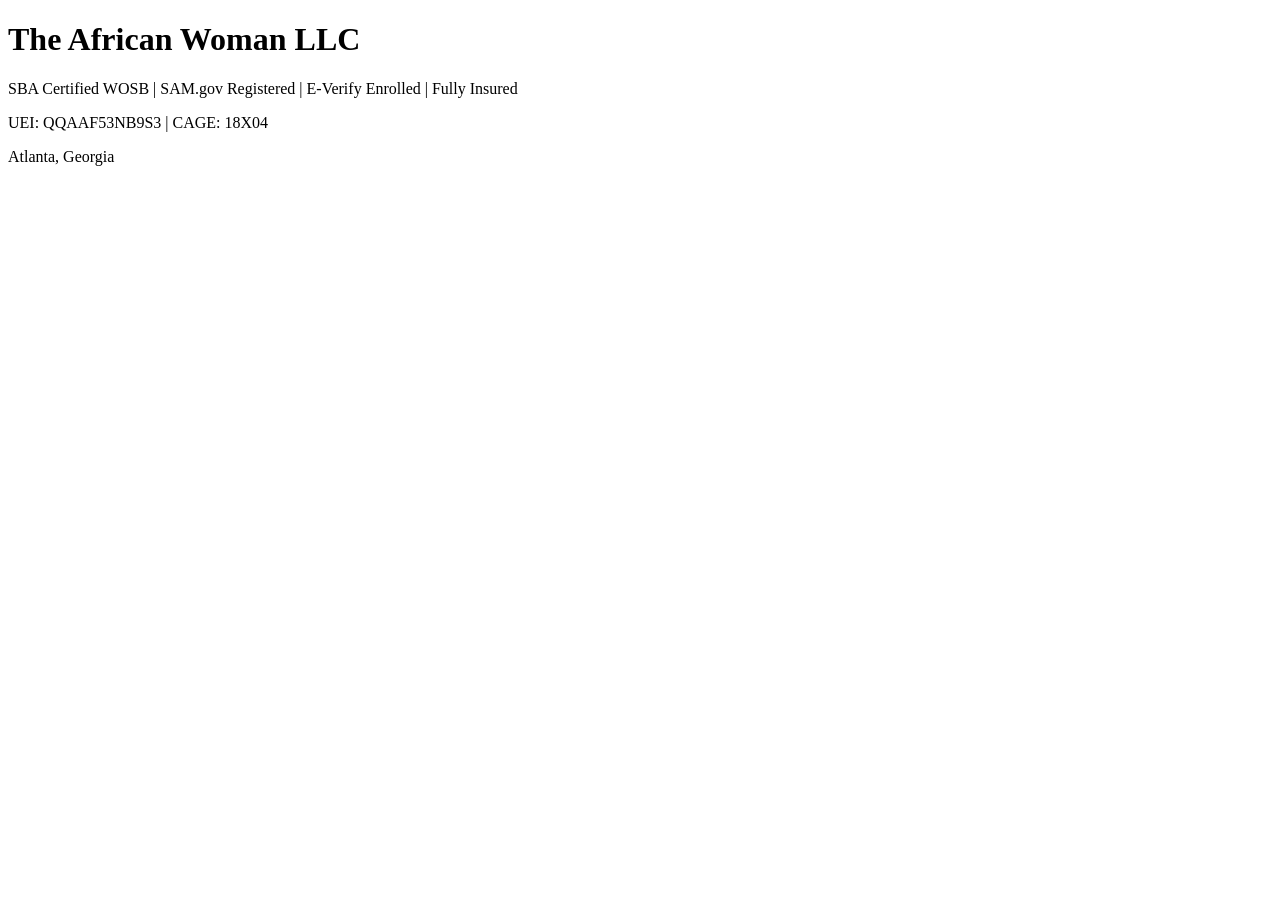
<file: Index.html>
<!DOCTYPE html>
<html>
<head>
    <title>The African Woman LLC</title>
</head>
<body>
    <h1>The African Woman LLC</h1>
    <p>SBA Certified WOSB | SAM.gov Registered | E-Verify Enrolled | Fully Insured</p>
    <p>UEI: QQAAF53NB9S3 | CAGE: 18X04</p>
    <p>Atlanta, Georgia</p>
</body>
</html>
</file>
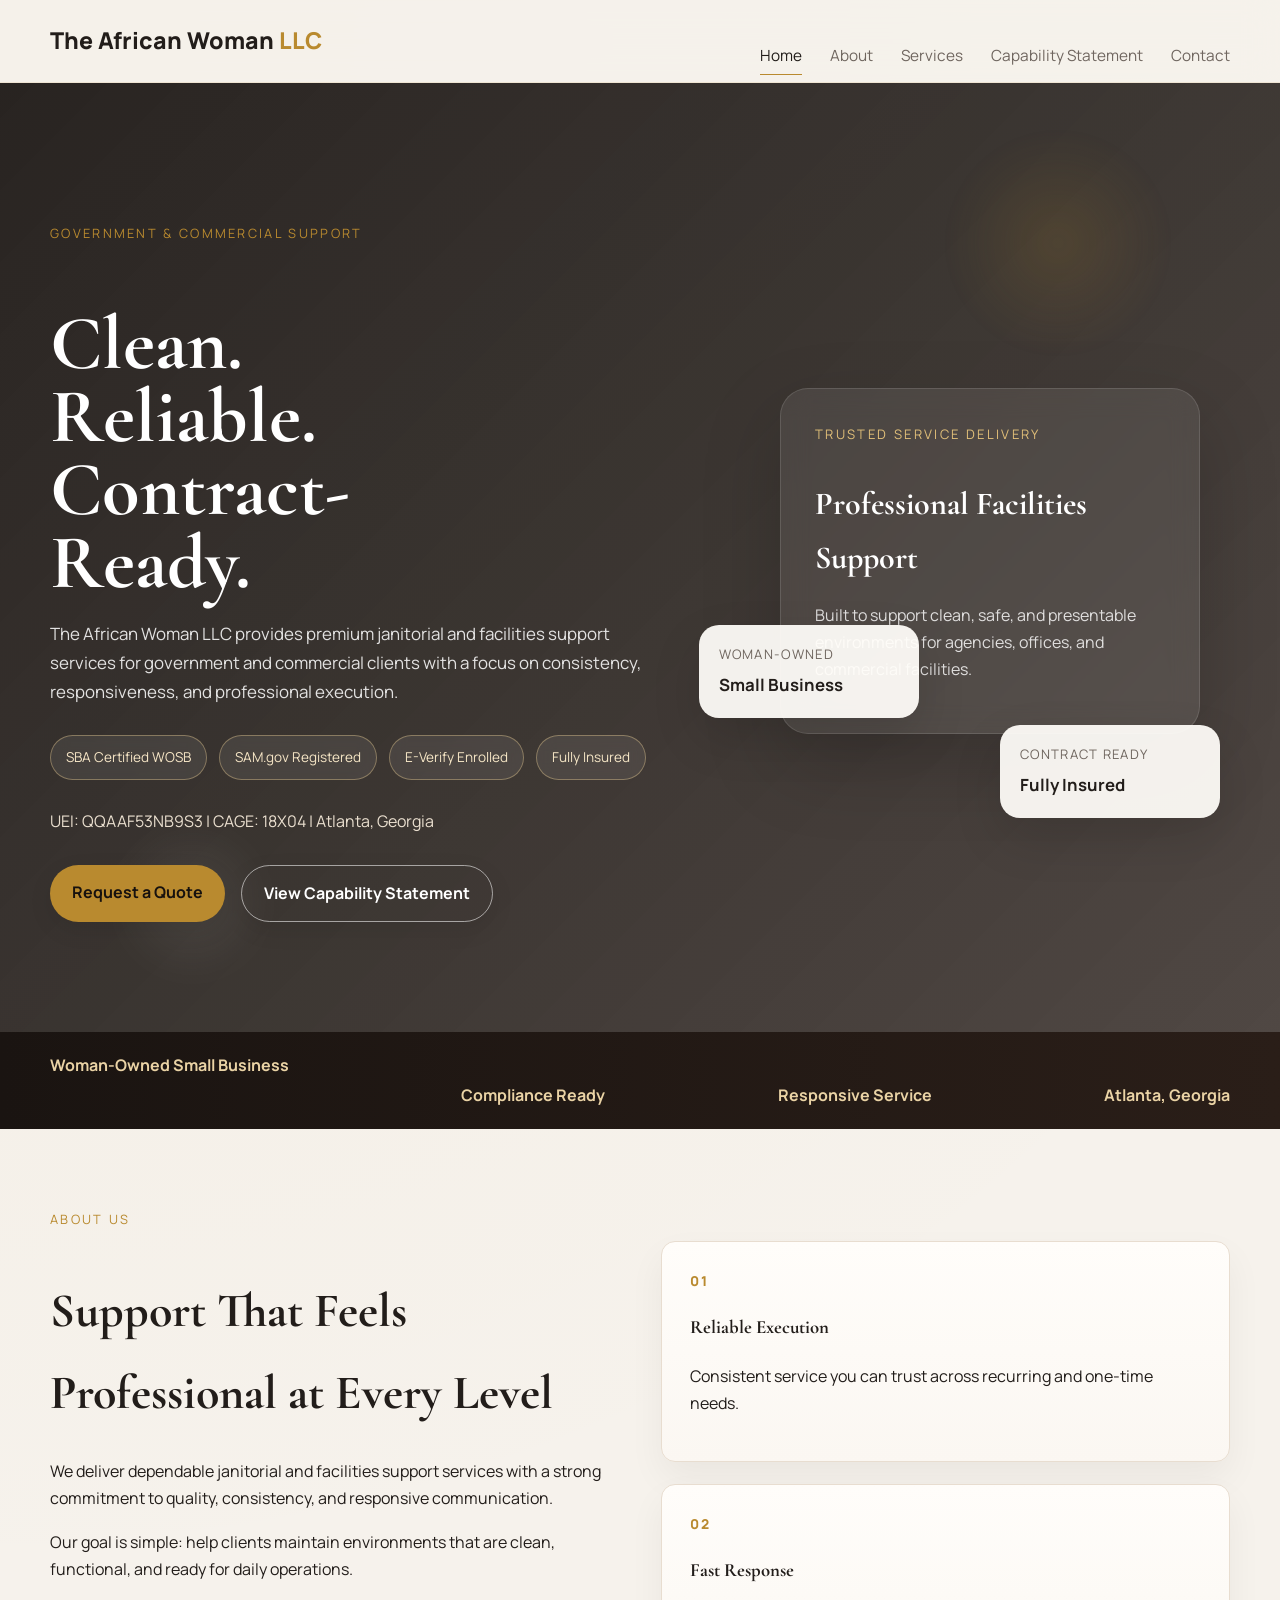
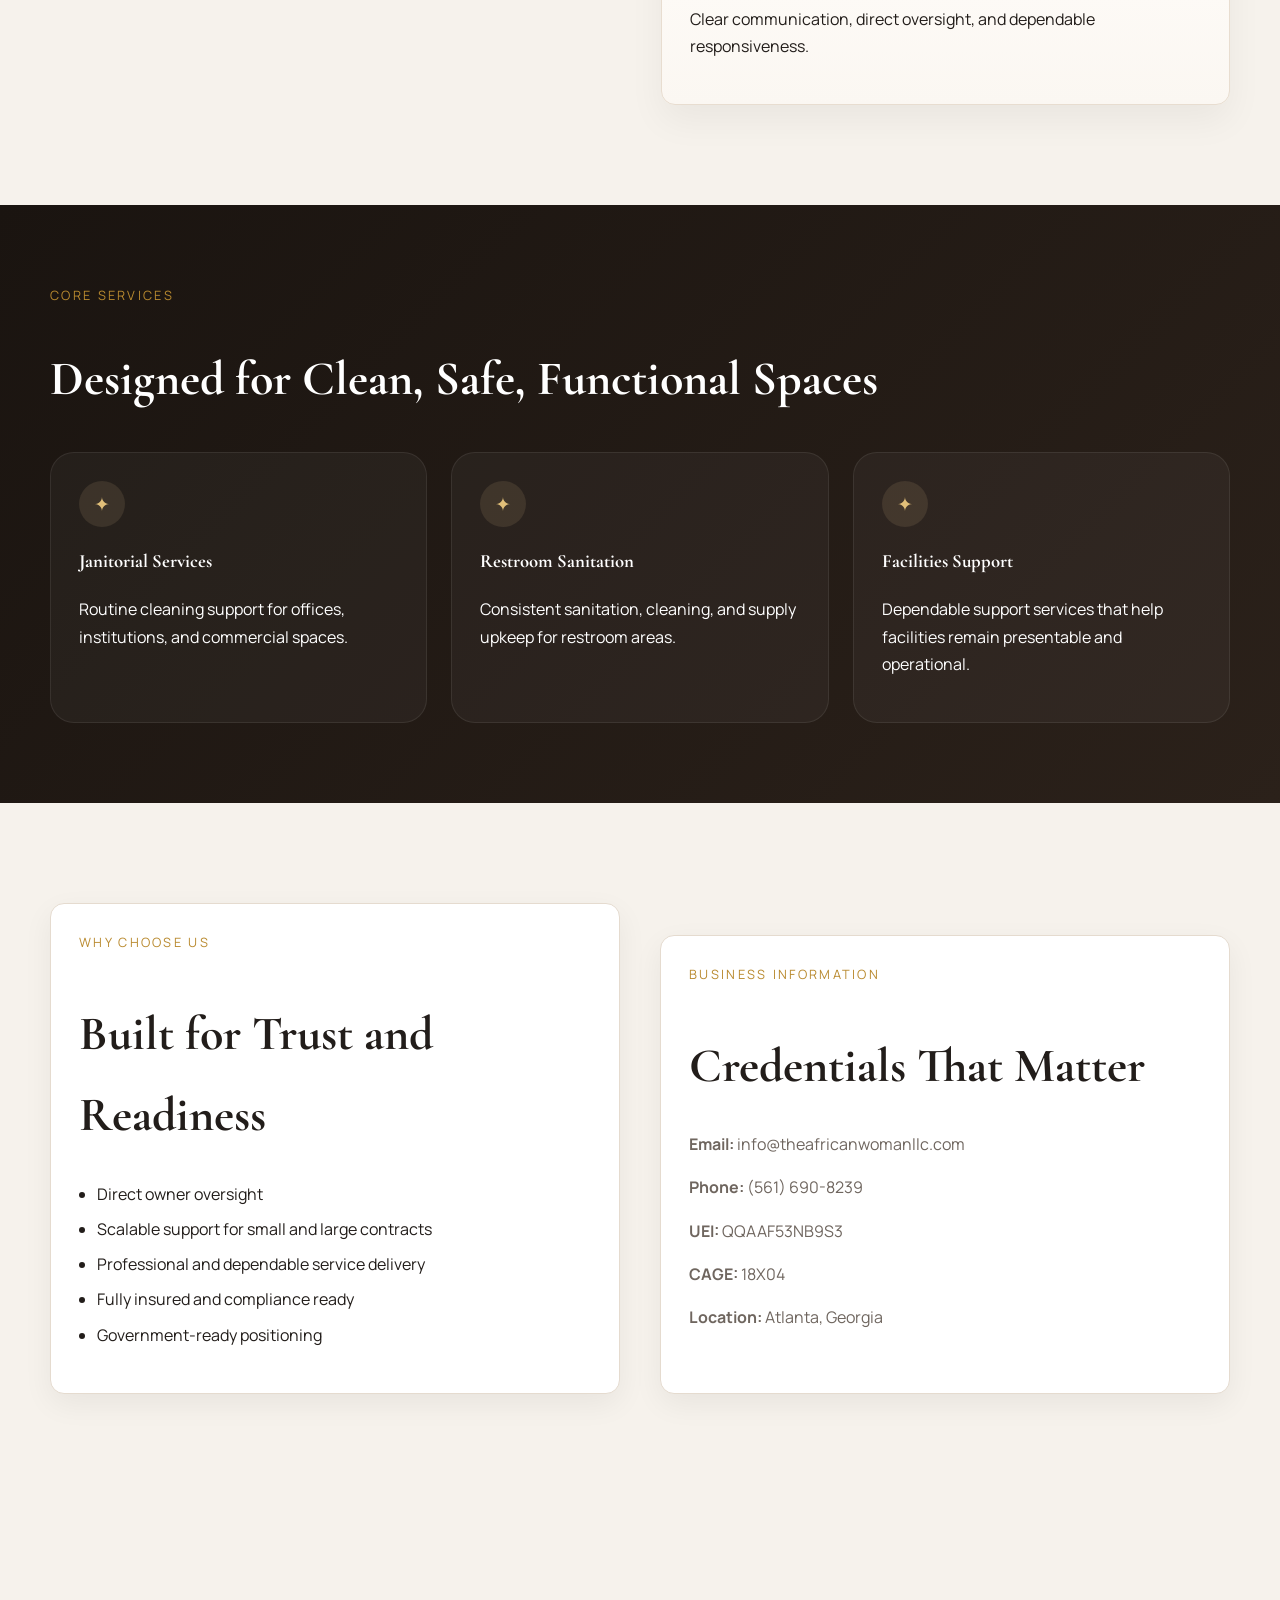
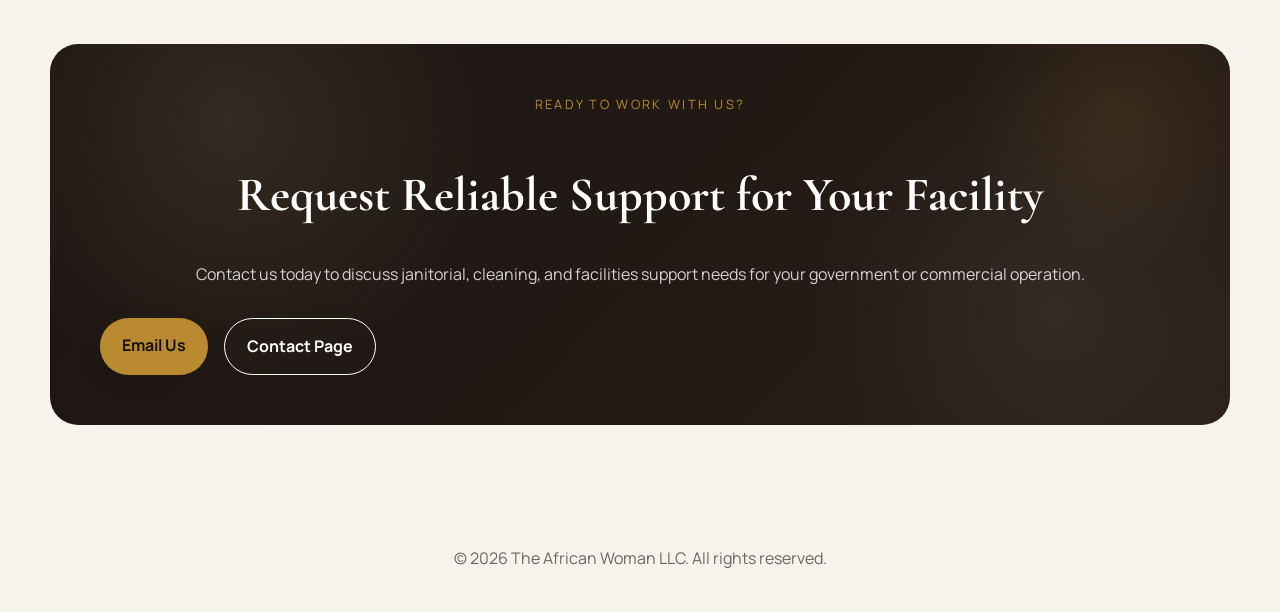
<file: index.html>
<!DOCTYPE html>
<html lang="en">
<head>
  <meta charset="UTF-8" />
  <meta name="viewport" content="width=device-width, initial-scale=1.0" />
  <title>The African Woman LLC</title>
  <link rel="stylesheet" href="style.css" />
</head>
<body>

  <header class="site-header">
    <div class="container nav">
      <div class="brand">The African Woman <span>LLC</span></div>
      <nav class="nav-links">
        <a href="index.html" class="active">Home</a>
        <a href="about.html">About</a>
        <a href="services.html">Services</a>
        <a href="capability.html">Capability Statement</a>
        <a href="contact.html">Contact</a>
      </nav>
    </div>
  </header>

  <section class="home-hero">
    <div class="hero-orb orb-1"></div>
    <div class="hero-orb orb-2"></div>

    <div class="container hero-grid">
      <div class="hero-copy fade-up">
        <div class="eyebrow">Government & Commercial Support</div>
        <h1>Clean. Reliable. Contract-Ready.</h1>
        <p class="hero-lead">
          The African Woman LLC provides premium janitorial and facilities support
          services for government and commercial clients with a focus on consistency,
          responsiveness, and professional execution.
        </p>

        <div class="badge-row">
          <div class="badge">SBA Certified WOSB</div>
          <div class="badge">SAM.gov Registered</div>
          <div class="badge">E-Verify Enrolled</div>
          <div class="badge">Fully Insured</div>
        </div>

        <p class="hero-meta">UEI: QQAAF53NB9S3 | CAGE: 18X04 | Atlanta, Georgia</p>

        <div class="button-row">
          <a href="contact.html" class="btn btn-primary">Request a Quote</a>
          <a href="capability.html" class="btn btn-secondary hero-outline">View Capability Statement</a>
        </div>
      </div>

      <div class="hero-visual fade-up">
        <div class="hero-panel main-panel">
          <div class="panel-label">Trusted Service Delivery</div>
          <h3>Professional Facilities Support</h3>
          <p>
            Built to support clean, safe, and presentable environments for
            agencies, offices, and commercial facilities.
          </p>
        </div>

        <div class="floating-card card-one">
          <span>Woman-Owned</span>
          <strong>Small Business</strong>
        </div>

        <div class="floating-card card-two">
          <span>Contract Ready</span>
          <strong>Fully Insured</strong>
        </div>
      </div>
    </div>
  </section>

  <section class="home-strip fade-up">
    <div class="container strip-grid">
      <div>Woman-Owned Small Business</div>
      <div>Compliance Ready</div>
      <div>Responsive Service</div>
      <div>Atlanta, Georgia</div>
    </div>
  </section>

  <section class="section editorial-section fade-up">
    <div class="container editorial-grid">
      <div class="editorial-copy">
        <div class="eyebrow">About Us</div>
        <h2>Support That Feels Professional at Every Level</h2>
        <p>
          We deliver dependable janitorial and facilities support services with
          a strong commitment to quality, consistency, and responsive communication.
        </p>
        <p>
          Our goal is simple: help clients maintain environments that are clean,
          functional, and ready for daily operations.
        </p>
      </div>

      <div class="editorial-cards">
        <div class="feature-card fade-up">
          <div class="feature-number">01</div>
          <h3>Reliable Execution</h3>
          <p>Consistent service you can trust across recurring and one-time needs.</p>
        </div>

        <div class="feature-card fade-up">
          <div class="feature-number">02</div>
          <h3>Fast Response</h3>
          <p>Clear communication, direct oversight, and dependable responsiveness.</p>
        </div>
      </div>
    </div>
  </section>

  <section class="section section-dark premium-services fade-up">
    <div class="container">
      <div class="eyebrow">Core Services</div>
      <h2>Designed for Clean, Safe, Functional Spaces</h2>

      <div class="service-grid-modern">
        <div class="service-tile fade-up">
          <div class="service-icon">✦</div>
          <h3>Janitorial Services</h3>
          <p>Routine cleaning support for offices, institutions, and commercial spaces.</p>
        </div>

        <div class="service-tile fade-up">
          <div class="service-icon">✦</div>
          <h3>Restroom Sanitation</h3>
          <p>Consistent sanitation, cleaning, and supply upkeep for restroom areas.</p>
        </div>

        <div class="service-tile fade-up">
          <div class="service-icon">✦</div>
          <h3>Facilities Support</h3>
          <p>Dependable support services that help facilities remain presentable and operational.</p>
        </div>
      </div>
    </div>
  </section>

  <section class="section trust-section fade-up">
    <div class="container grid-2">
      <div class="card highlight-card fade-up">
        <div class="eyebrow">Why Choose Us</div>
        <h2>Built for Trust and Readiness</h2>
        <ul class="list-clean">
          <li>Direct owner oversight</li>
          <li>Scalable support for small and large contracts</li>
          <li>Professional and dependable service delivery</li>
          <li>Fully insured and compliance ready</li>
          <li>Government-ready positioning</li>
        </ul>
      </div>

      <div class="card business-card fade-up">
        <div class="eyebrow">Business Information</div>
        <h2>Credentials That Matter</h2>
        <p><strong>Email:</strong> info@theafricanwomanllc.com</p>
        <p><strong>Phone:</strong> (561) 690-8239</p>
        <p><strong>UEI:</strong> QQAAF53NB9S3</p>
        <p><strong>CAGE:</strong> 18X04</p>
        <p><strong>Location:</strong> Atlanta, Georgia</p>
      </div>
    </div>
  </section>

  <section class="section fade-up">
    <div class="container">
      <div class="cta-band dramatic-cta">
        <div class="eyebrow">Ready to Work With Us?</div>
        <h2>Request Reliable Support for Your Facility</h2>
        <p>
          Contact us today to discuss janitorial, cleaning, and facilities support
          needs for your government or commercial operation.
        </p>
        <div class="button-row">
          <a href="mailto:info@theafricanwomanllc.com" class="btn btn-primary">Email Us</a>
          <a href="contact.html" class="btn btn-secondary">Contact Page</a>
        </div>
      </div>
    </div>
  </section>

  <footer class="site-footer">
    <div class="container">
      © 2026 The African Woman LLC. All rights reserved.
    </div>
  </footer>

  <script>
    const observer = new IntersectionObserver((entries) => {
      entries.forEach((entry) => {
        if (entry.isIntersecting) {
          entry.target.classList.add('show');
        }
      });
    }, { threshold: 0.12 });

    document.querySelectorAll('.fade-up').forEach((el) => {
      observer.observe(el);
    });
  </script>

</body>
</html>
</file>
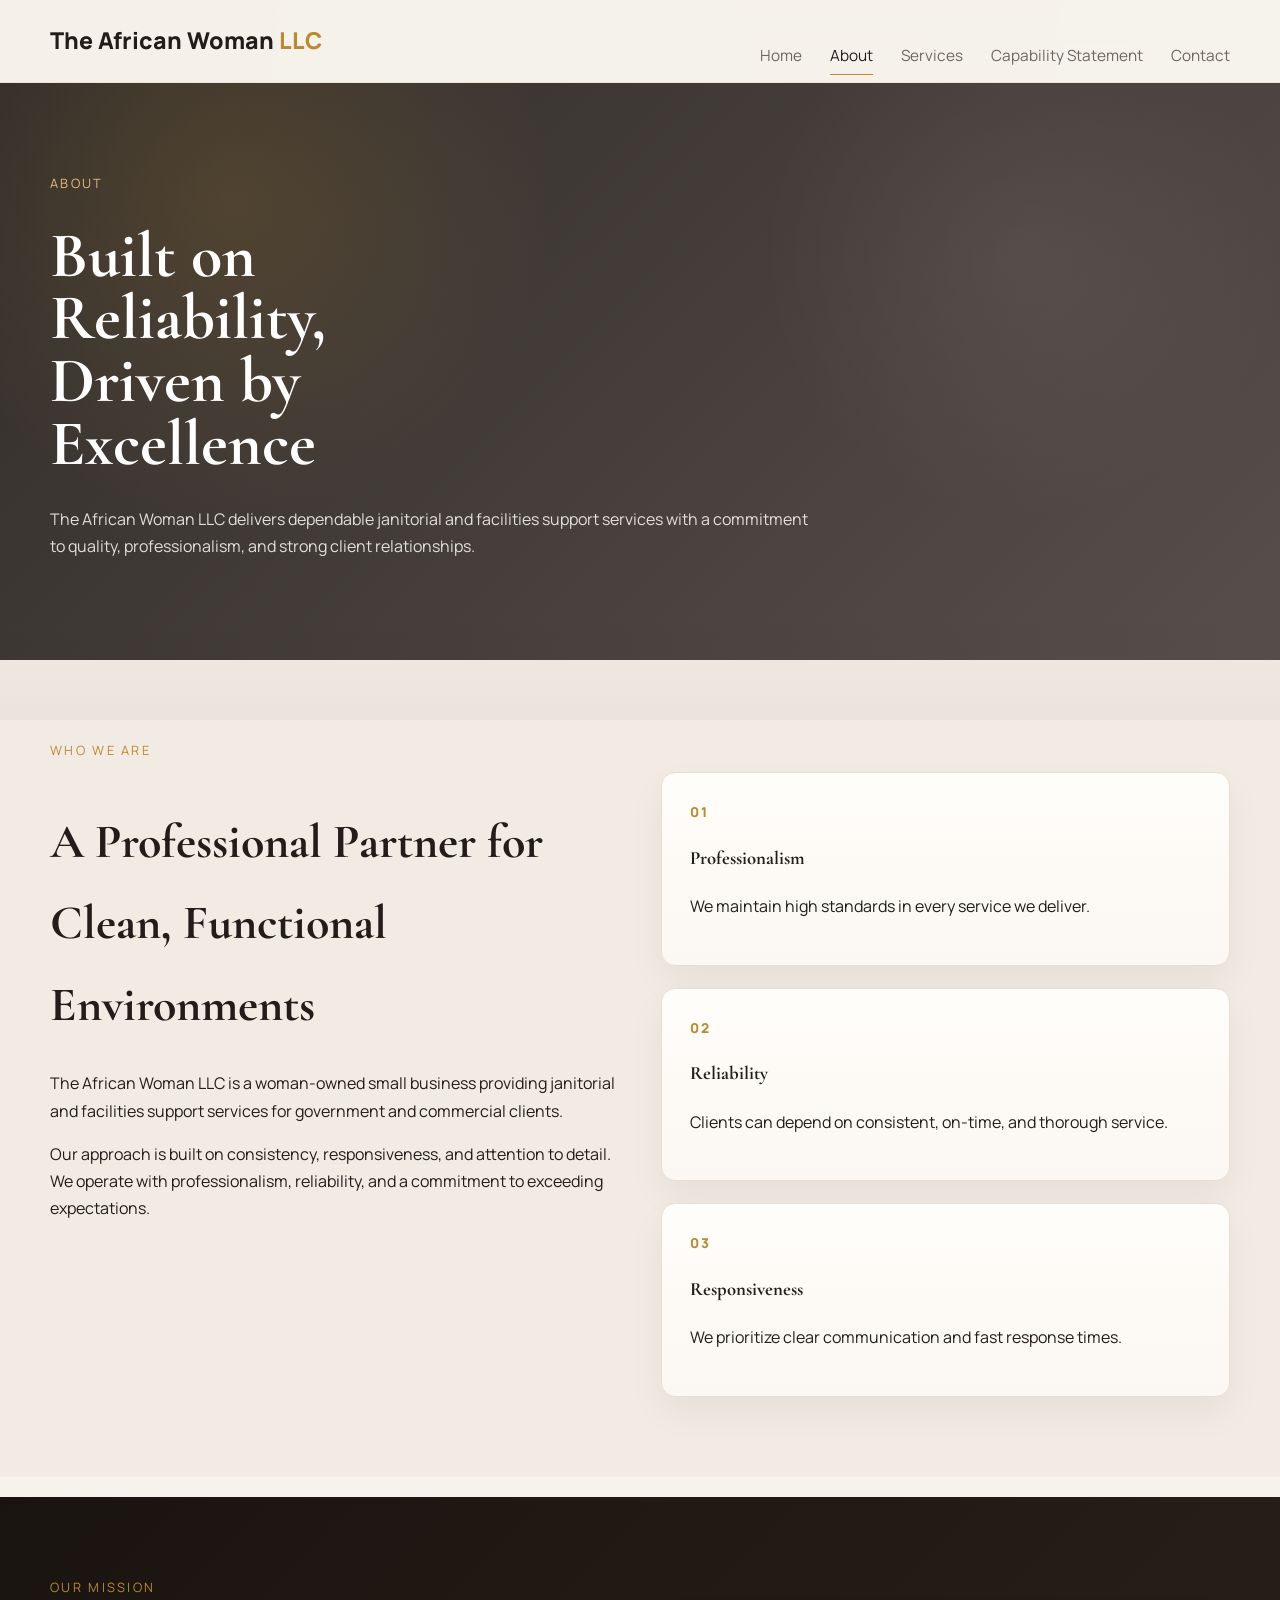
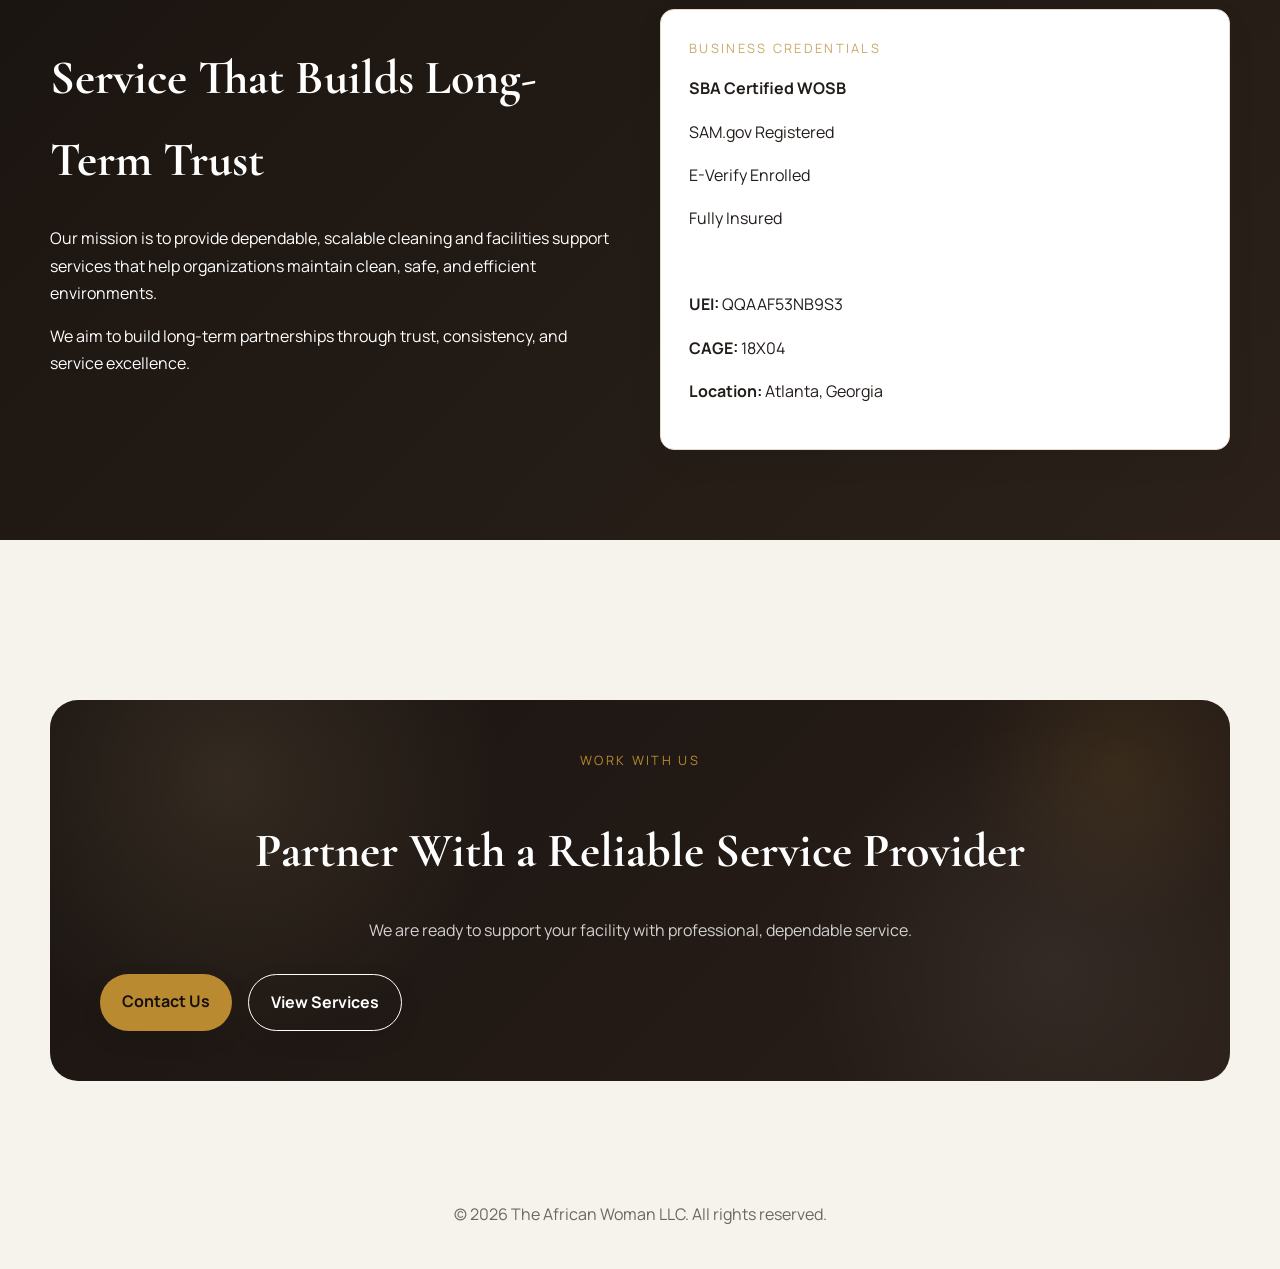
<file: about.html>
<!DOCTYPE html>
<html lang="en">
<head>
  <meta charset="UTF-8" />
  <meta name="viewport" content="width=device-width, initial-scale=1.0" />
  <title>About | The African Woman LLC</title>
  <link rel="stylesheet" href="style.css" />
</head>
<body>

  <header class="site-header">
    <div class="container nav">
      <div class="brand">The African Woman <span>LLC</span></div>
      <nav class="nav-links">
        <a href="index.html">Home</a>
        <a href="about.html" class="active">About</a>
        <a href="services.html">Services</a>
        <a href="capability.html">Capability Statement</a>
        <a href="contact.html">Contact</a>
      </nav>
    </div>
  </header>

  <section class="page-hero">
    <div class="container fade-up">
      <div class="eyebrow">About</div>
      <h1>Built on Reliability, Driven by Excellence</h1>
      <p class="lead">
        The African Woman LLC delivers dependable janitorial and facilities support services
        with a commitment to quality, professionalism, and strong client relationships.
      </p>
    </div>
  </section>

  <section class="section section-alt fade-up">
    <div class="container editorial-grid">
      <div class="editorial-copy">
        <div class="eyebrow">Who We Are</div>
        <h2>A Professional Partner for Clean, Functional Environments</h2>
        <p>
          The African Woman LLC is a woman-owned small business providing janitorial and
          facilities support services for government and commercial clients.
        </p>
        <p>
          Our approach is built on consistency, responsiveness, and attention to detail.
          We operate with professionalism, reliability, and a commitment to exceeding expectations.
        </p>
      </div>

      <div class="editorial-cards">
        <div class="feature-card fade-up">
          <div class="feature-number">01</div>
          <h3>Professionalism</h3>
          <p>We maintain high standards in every service we deliver.</p>
        </div>

        <div class="feature-card fade-up">
          <div class="feature-number">02</div>
          <h3>Reliability</h3>
          <p>Clients can depend on consistent, on-time, and thorough service.</p>
        </div>

        <div class="feature-card fade-up">
          <div class="feature-number">03</div>
          <h3>Responsiveness</h3>
          <p>We prioritize clear communication and fast response times.</p>
        </div>
      </div>
    </div>
  </section>

  <section class="section section-dark fade-up">
    <div class="container grid-2">
      <div>
        <div class="eyebrow">Our Mission</div>
        <h2>Service That Builds Long-Term Trust</h2>
        <p>
          Our mission is to provide dependable, scalable cleaning and facilities support services
          that help organizations maintain clean, safe, and efficient environments.
        </p>
        <p>
          We aim to build long-term partnerships through trust, consistency, and service excellence.
        </p>
      </div>

      <div class="card business-card fade-up">
        <div class="eyebrow">Business Credentials</div>
        <p><strong>SBA Certified WOSB</strong></p>
        <p>SAM.gov Registered</p>
        <p>E-Verify Enrolled</p>
        <p>Fully Insured</p>
        <br>
        <p><strong>UEI:</strong> QQAAF53NB9S3</p>
        <p><strong>CAGE:</strong> 18X04</p>
        <p><strong>Location:</strong> Atlanta, Georgia</p>
      </div>
    </div>
  </section>

  <section class="section fade-up">
    <div class="container">
      <div class="cta-band dramatic-cta">
        <div class="eyebrow">Work With Us</div>
        <h2>Partner With a Reliable Service Provider</h2>
        <p>
          We are ready to support your facility with professional, dependable service.
        </p>
        <div class="button-row">
          <a href="contact.html" class="btn btn-primary">Contact Us</a>
          <a href="services.html" class="btn btn-secondary">View Services</a>
        </div>
      </div>
    </div>
  </section>

  <footer class="site-footer">
    <div class="container">
      © 2026 The African Woman LLC. All rights reserved.
    </div>
  </footer>

  <script>
    const observer = new IntersectionObserver((entries) => {
      entries.forEach((entry) => {
        if (entry.isIntersecting) {
          entry.target.classList.add('show');
        }
      });
    }, { threshold: 0.12 });

    document.querySelectorAll('.fade-up').forEach((el) => {
      observer.observe(el);
    });
  </script>

</body>
</html>
</file>
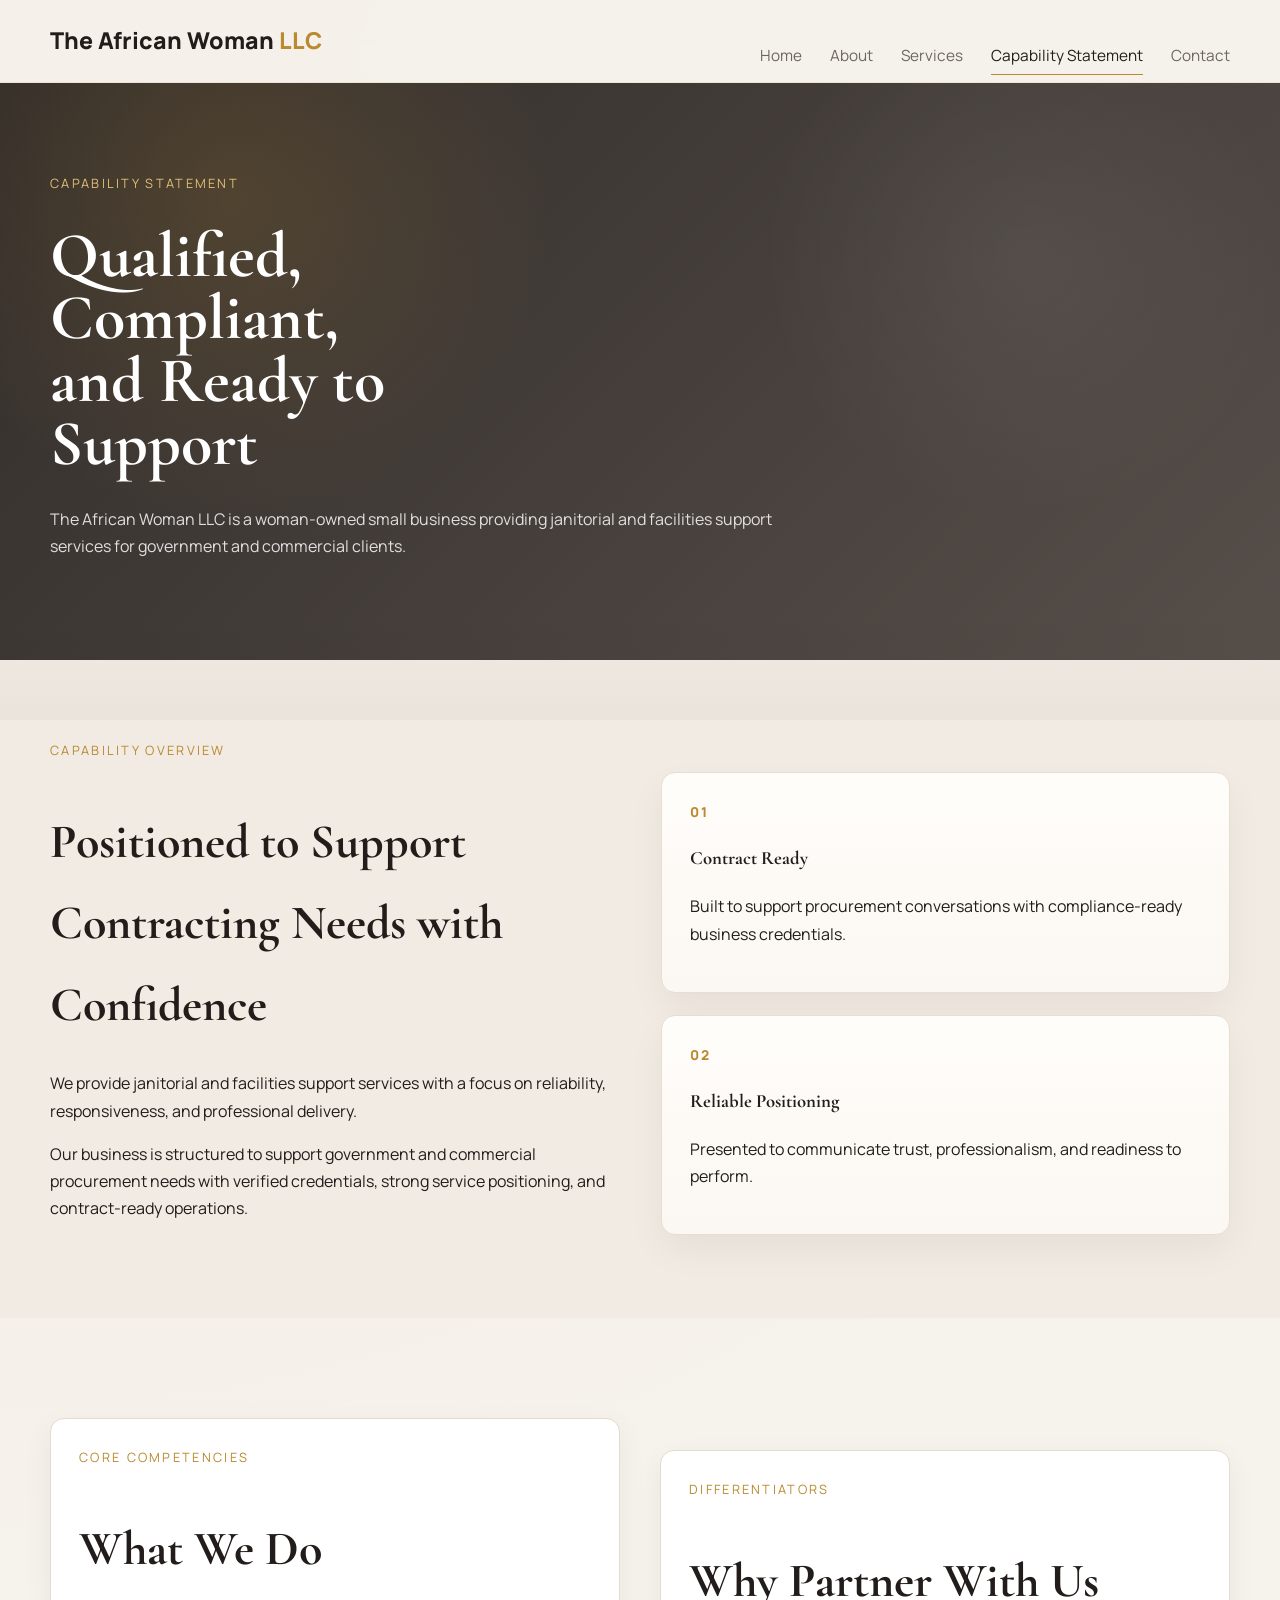
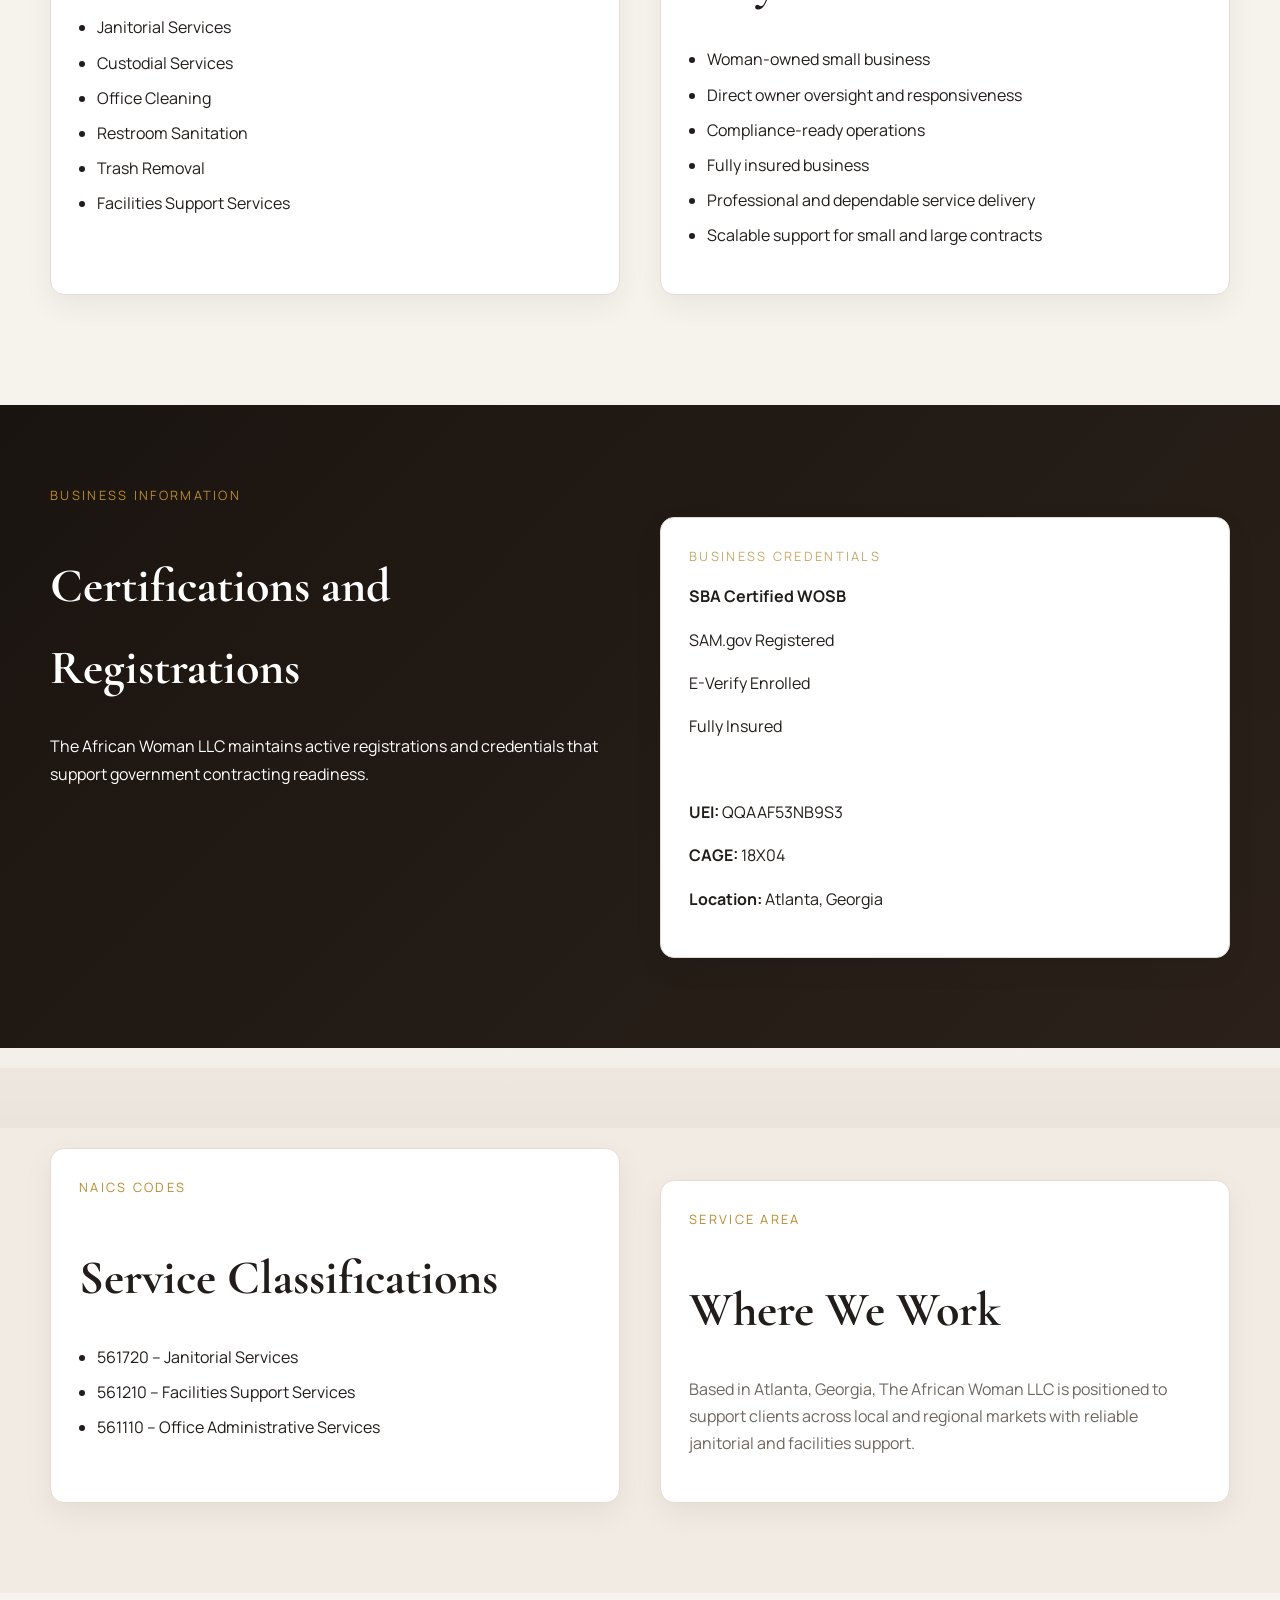
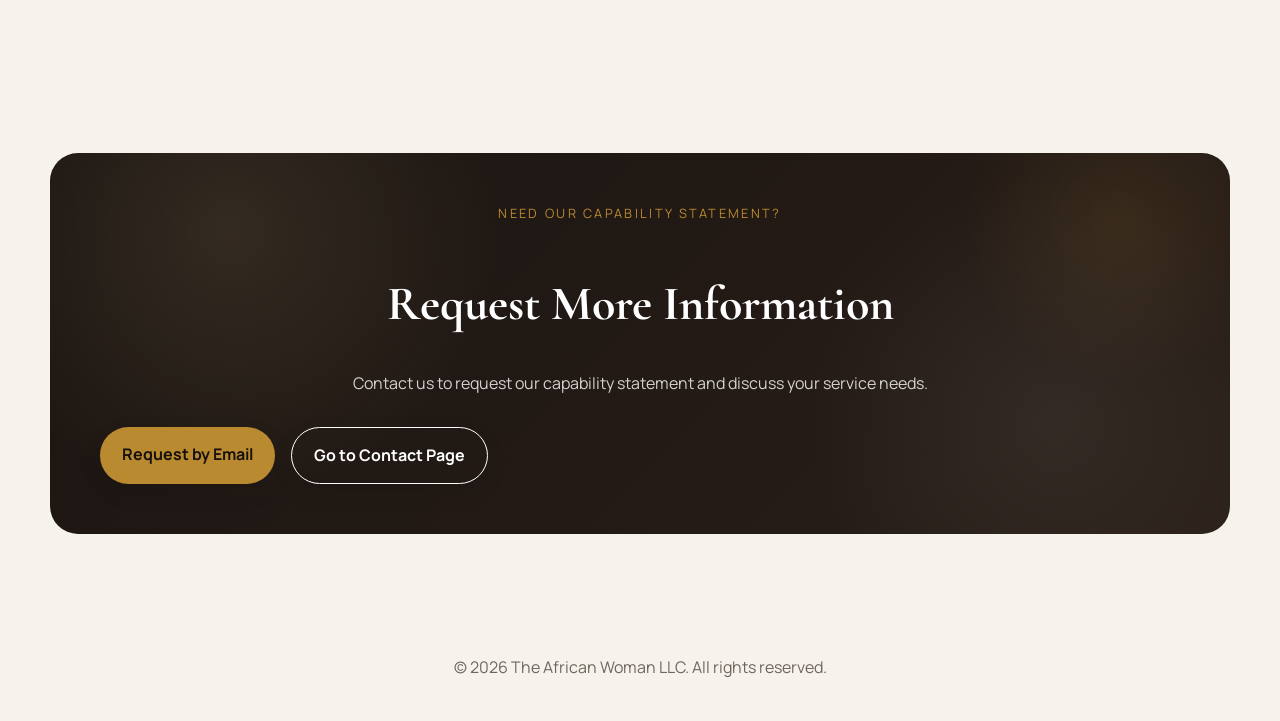
<file: capability.html>
<!DOCTYPE html>
<html lang="en">
<head>
  <meta charset="UTF-8" />
  <meta name="viewport" content="width=device-width, initial-scale=1.0" />
  <title>Capability Statement | The African Woman LLC</title>
  <link rel="stylesheet" href="style.css" />
</head>
<body>

  <header class="site-header">
    <div class="container nav">
      <div class="brand">The African Woman <span>LLC</span></div>
      <nav class="nav-links">
        <a href="index.html">Home</a>
        <a href="about.html">About</a>
        <a href="services.html">Services</a>
        <a href="capability.html" class="active">Capability Statement</a>
        <a href="contact.html">Contact</a>
      </nav>
    </div>
  </header>

  <section class="page-hero">
    <div class="container fade-up">
      <div class="eyebrow">Capability Statement</div>
      <h1>Qualified, Compliant, and Ready to Support</h1>
      <p class="lead">
        The African Woman LLC is a woman-owned small business providing janitorial and
        facilities support services for government and commercial clients.
      </p>
    </div>
  </section>

  <section class="section section-alt fade-up">
    <div class="container editorial-grid">
      <div class="editorial-copy">
        <div class="eyebrow">Capability Overview</div>
        <h2>Positioned to Support Contracting Needs with Confidence</h2>
        <p>
          We provide janitorial and facilities support services with a focus on reliability,
          responsiveness, and professional delivery.
        </p>
        <p>
          Our business is structured to support government and commercial procurement needs
          with verified credentials, strong service positioning, and contract-ready operations.
        </p>
      </div>

      <div class="editorial-cards">
        <div class="feature-card fade-up">
          <div class="feature-number">01</div>
          <h3>Contract Ready</h3>
          <p>Built to support procurement conversations with compliance-ready business credentials.</p>
        </div>

        <div class="feature-card fade-up">
          <div class="feature-number">02</div>
          <h3>Reliable Positioning</h3>
          <p>Presented to communicate trust, professionalism, and readiness to perform.</p>
        </div>
      </div>
    </div>
  </section>

  <section class="section fade-up">
    <div class="container grid-2">
      <div class="card highlight-card fade-up">
        <div class="eyebrow">Core Competencies</div>
        <h2>What We Do</h2>
        <ul class="list-clean">
          <li>Janitorial Services</li>
          <li>Custodial Services</li>
          <li>Office Cleaning</li>
          <li>Restroom Sanitation</li>
          <li>Trash Removal</li>
          <li>Facilities Support Services</li>
        </ul>
      </div>

      <div class="card business-card fade-up">
        <div class="eyebrow">Differentiators</div>
        <h2>Why Partner With Us</h2>
        <ul class="list-clean">
          <li>Woman-owned small business</li>
          <li>Direct owner oversight and responsiveness</li>
          <li>Compliance-ready operations</li>
          <li>Fully insured business</li>
          <li>Professional and dependable service delivery</li>
          <li>Scalable support for small and large contracts</li>
        </ul>
      </div>
    </div>
  </section>

  <section class="section section-dark fade-up">
    <div class="container grid-2">
      <div>
        <div class="eyebrow">Business Information</div>
        <h2>Certifications and Registrations</h2>
        <p>
          The African Woman LLC maintains active registrations and credentials that support
          government contracting readiness.
        </p>
      </div>

      <div class="card business-card fade-up">
        <div class="eyebrow">Business Credentials</div>
        <p><strong>SBA Certified WOSB</strong></p>
        <p>SAM.gov Registered</p>
        <p>E-Verify Enrolled</p>
        <p>Fully Insured</p>
        <br>
        <p><strong>UEI:</strong> QQAAF53NB9S3</p>
        <p><strong>CAGE:</strong> 18X04</p>
        <p><strong>Location:</strong> Atlanta, Georgia</p>
      </div>
    </div>
  </section>

  <section class="section section-alt fade-up">
    <div class="container grid-2">
      <div class="card fade-up">
        <div class="eyebrow">NAICS Codes</div>
        <h2>Service Classifications</h2>
        <ul class="list-clean">
          <li>561720 – Janitorial Services</li>
          <li>561210 – Facilities Support Services</li>
          <li>561110 – Office Administrative Services</li>
        </ul>
      </div>

      <div class="card fade-up">
        <div class="eyebrow">Service Area</div>
        <h2>Where We Work</h2>
        <p>
          Based in Atlanta, Georgia, The African Woman LLC is positioned to support clients
          across local and regional markets with reliable janitorial and facilities support.
        </p>
      </div>
    </div>
  </section>

  <section class="section fade-up">
    <div class="container">
      <div class="cta-band dramatic-cta">
        <div class="eyebrow">Need Our Capability Statement?</div>
        <h2>Request More Information</h2>
        <p>
          Contact us to request our capability statement and discuss your service needs.
        </p>
        <div class="button-row">
          <a href="mailto:info@theafricanwomanllc.com?subject=Capability%20Statement%20Request" class="btn btn-primary">Request by Email</a>
          <a href="contact.html" class="btn btn-secondary">Go to Contact Page</a>
        </div>
      </div>
    </div>
  </section>

  <footer class="site-footer">
    <div class="container">
      © 2026 The African Woman LLC. All rights reserved.
    </div>
  </footer>

  <script>
    const observer = new IntersectionObserver((entries) => {
      entries.forEach((entry) => {
        if (entry.isIntersecting) {
          entry.target.classList.add('show');
        }
      });
    }, { threshold: 0.12 });

    document.querySelectorAll('.fade-up').forEach((el) => {
      observer.observe(el);
    });
  </script>

</body>
</html>
</file>
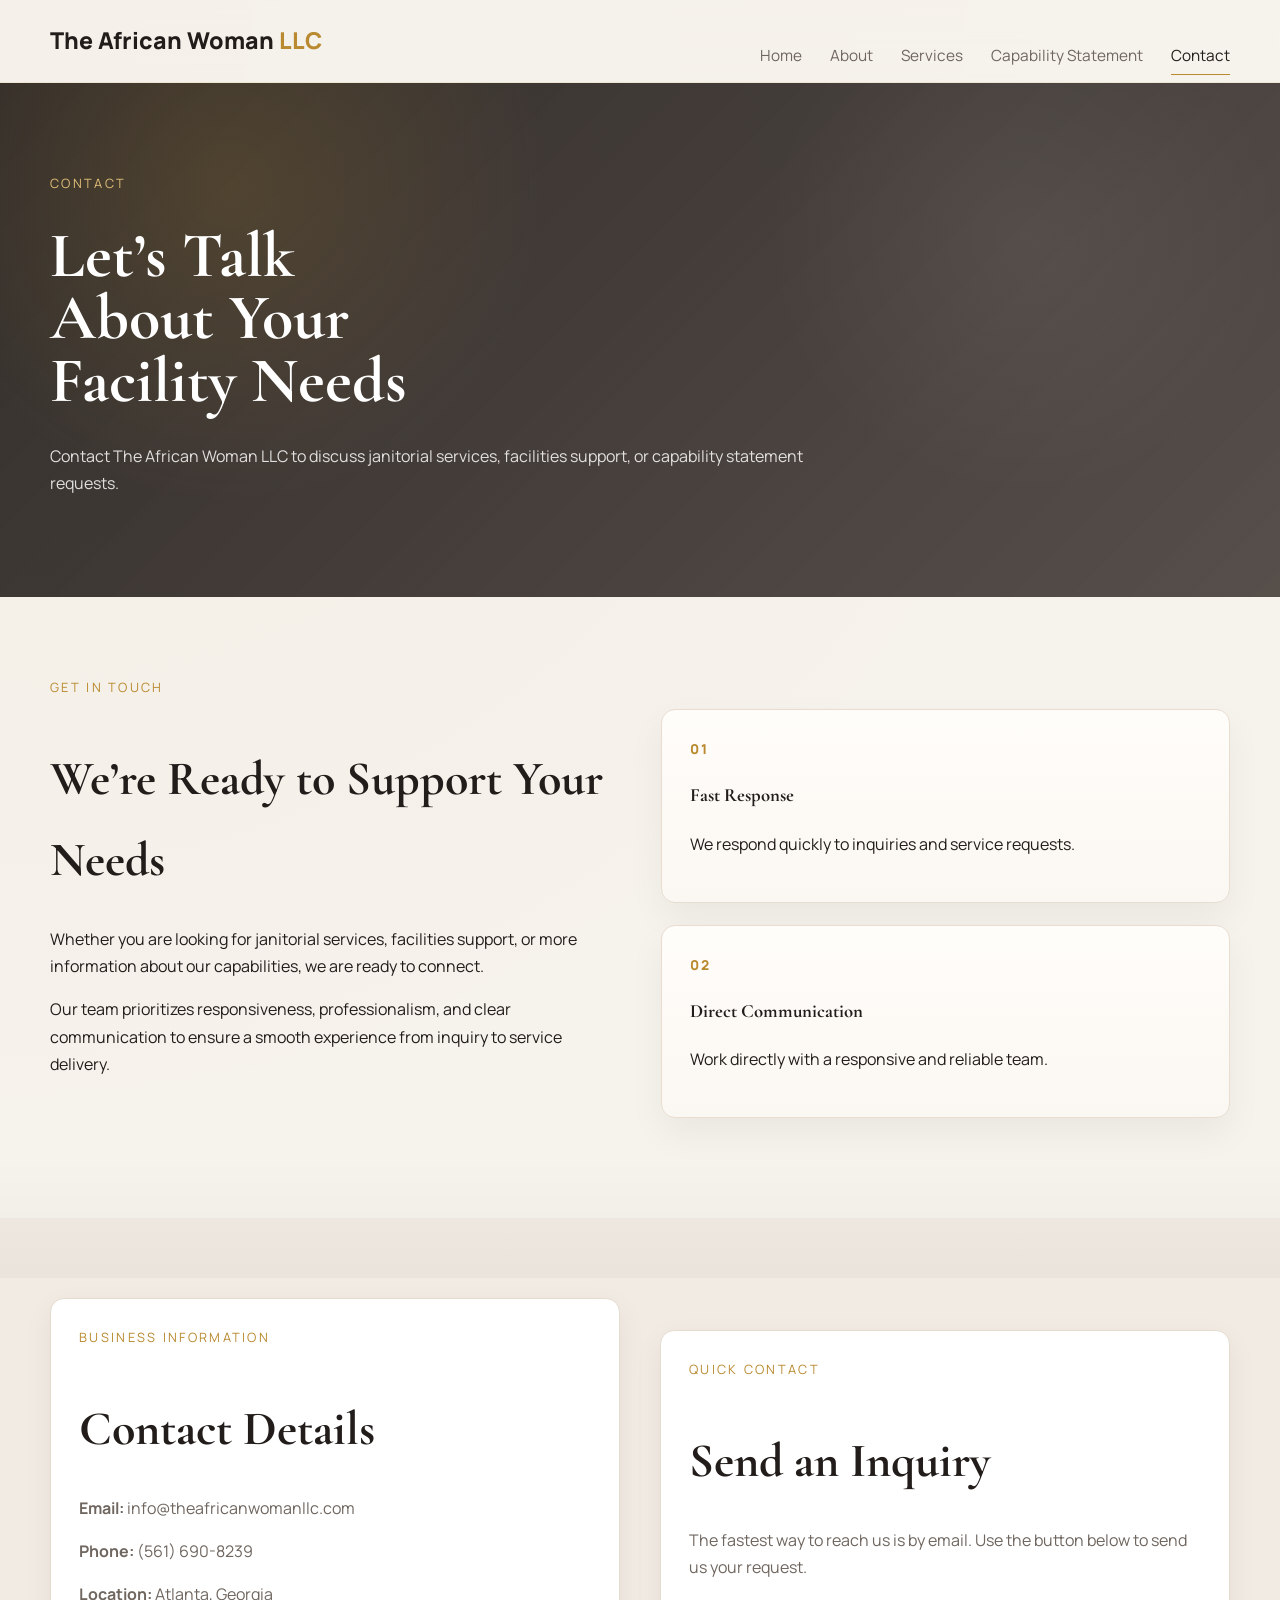
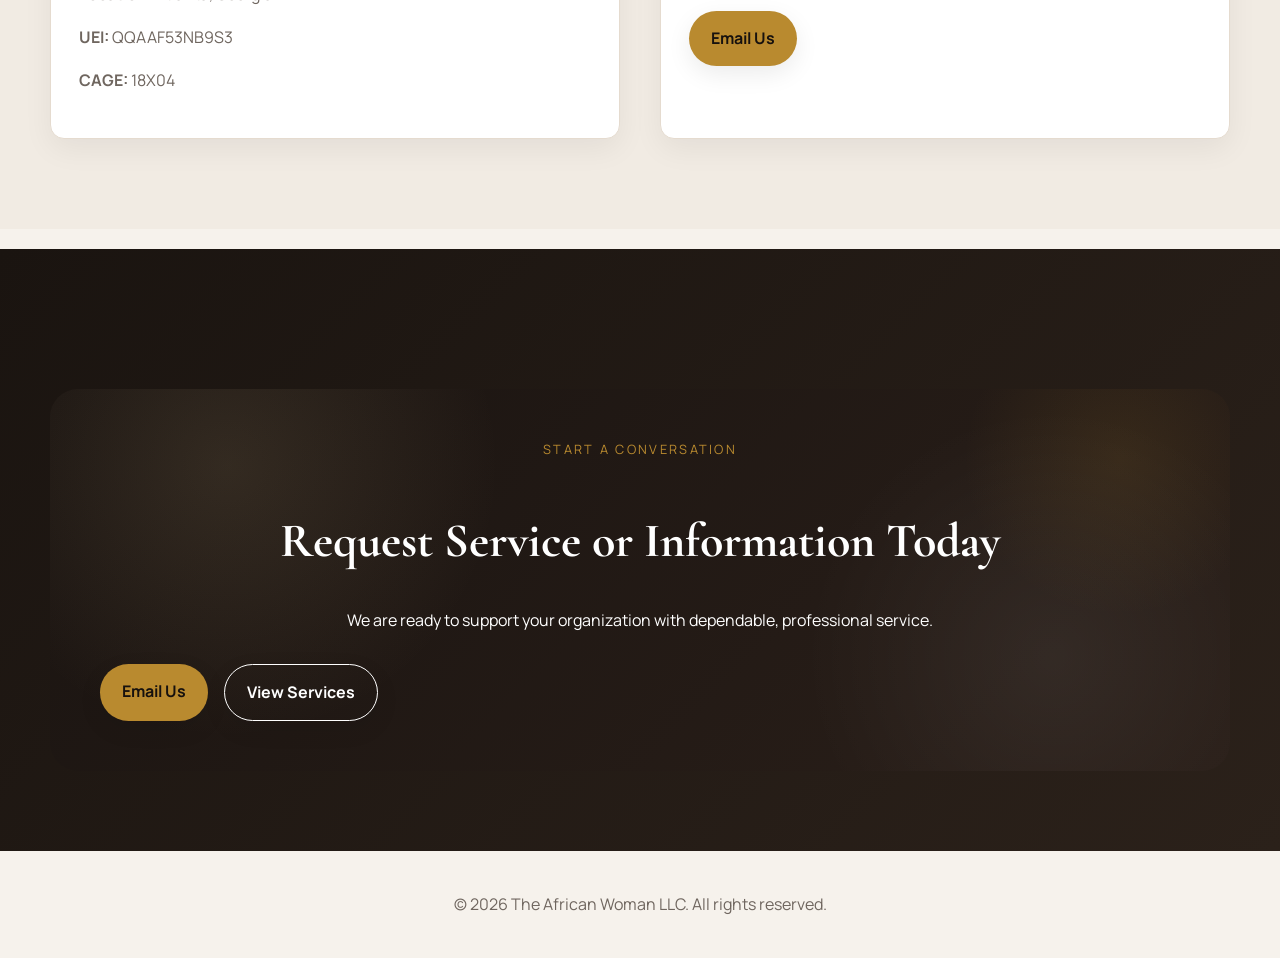
<file: contact.html>
<!DOCTYPE html>
<html lang="en">
<head>
  <meta charset="UTF-8" />
  <meta name="viewport" content="width=device-width, initial-scale=1.0" />
  <title>Contact | The African Woman LLC</title>
  <link rel="stylesheet" href="style.css" />
</head>
<body>

  <header class="site-header">
    <div class="container nav">
      <div class="brand">The African Woman <span>LLC</span></div>
      <nav class="nav-links">
        <a href="index.html">Home</a>
        <a href="about.html">About</a>
        <a href="services.html">Services</a>
        <a href="capability.html">Capability Statement</a>
        <a href="contact.html" class="active">Contact</a>
      </nav>
    </div>
  </header>

  <!-- HERO -->
  <section class="page-hero">
    <div class="container fade-up">
      <div class="eyebrow">Contact</div>
      <h1>Let’s Talk About Your Facility Needs</h1>
      <p class="lead">
        Contact The African Woman LLC to discuss janitorial services, facilities support,
        or capability statement requests.
      </p>
    </div>
  </section>

  <!-- SECTION 1: NORMAL -->
  <section class="section fade-up">
    <div class="container editorial-grid">
      <div class="editorial-copy">
        <div class="eyebrow">Get In Touch</div>
        <h2>We’re Ready to Support Your Needs</h2>
        <p>
          Whether you are looking for janitorial services, facilities support, or
          more information about our capabilities, we are ready to connect.
        </p>
        <p>
          Our team prioritizes responsiveness, professionalism, and clear communication
          to ensure a smooth experience from inquiry to service delivery.
        </p>
      </div>

      <div class="editorial-cards">
        <div class="feature-card fade-up">
          <div class="feature-number">01</div>
          <h3>Fast Response</h3>
          <p>We respond quickly to inquiries and service requests.</p>
        </div>

        <div class="feature-card fade-up">
          <div class="feature-number">02</div>
          <h3>Direct Communication</h3>
          <p>Work directly with a responsive and reliable team.</p>
        </div>
      </div>
    </div>
  </section>

  <!-- SECTION 2: ALT -->
  <section class="section section-alt fade-up">
    <div class="container grid-2">

      <div class="card business-card fade-up">
        <div class="eyebrow">Business Information</div>
        <h2>Contact Details</h2>
        <p><strong>Email:</strong> info@theafricanwomanllc.com</p>
        <p><strong>Phone:</strong> (561) 690-8239</p>
        <p><strong>Location:</strong> Atlanta, Georgia</p>
        <p><strong>UEI:</strong> QQAAF53NB9S3</p>
        <p><strong>CAGE:</strong> 18X04</p>
      </div>

      <div class="card highlight-card fade-up">
        <div class="eyebrow">Quick Contact</div>
        <h2>Send an Inquiry</h2>
        <p>
          The fastest way to reach us is by email. Use the button below to send us your request.
        </p>

        <div class="button-row">
          <a href="mailto:info@theafricanwomanllc.com?subject=Service%20Inquiry" class="btn btn-primary">
            Email Us
          </a>
        </div>
      </div>

    </div>
  </section>

  <!-- SECTION 3: DARK CTA -->
  <section class="section section-dark fade-up">
    <div class="container">
      <div class="cta-band dramatic-cta">
        <div class="eyebrow">Start a Conversation</div>
        <h2>Request Service or Information Today</h2>
        <p>
          We are ready to support your organization with dependable, professional service.
        </p>
        <div class="button-row">
          <a href="mailto:info@theafricanwomanllc.com" class="btn btn-primary">Email Us</a>
          <a href="services.html" class="btn btn-secondary">View Services</a>
        </div>
      </div>
    </div>
  </section>

  <footer class="site-footer">
    <div class="container">
      © 2026 The African Woman LLC. All rights reserved.
    </div>
  </footer>

  <script>
    const observer = new IntersectionObserver((entries) => {
      entries.forEach((entry) => {
        if (entry.isIntersecting) {
          entry.target.classList.add('show');
        }
      });
    }, { threshold: 0.12 });

    document.querySelectorAll('.fade-up').forEach((el) => {
      observer.observe(el);
    });
  </script>

</body>
</html>
</file>
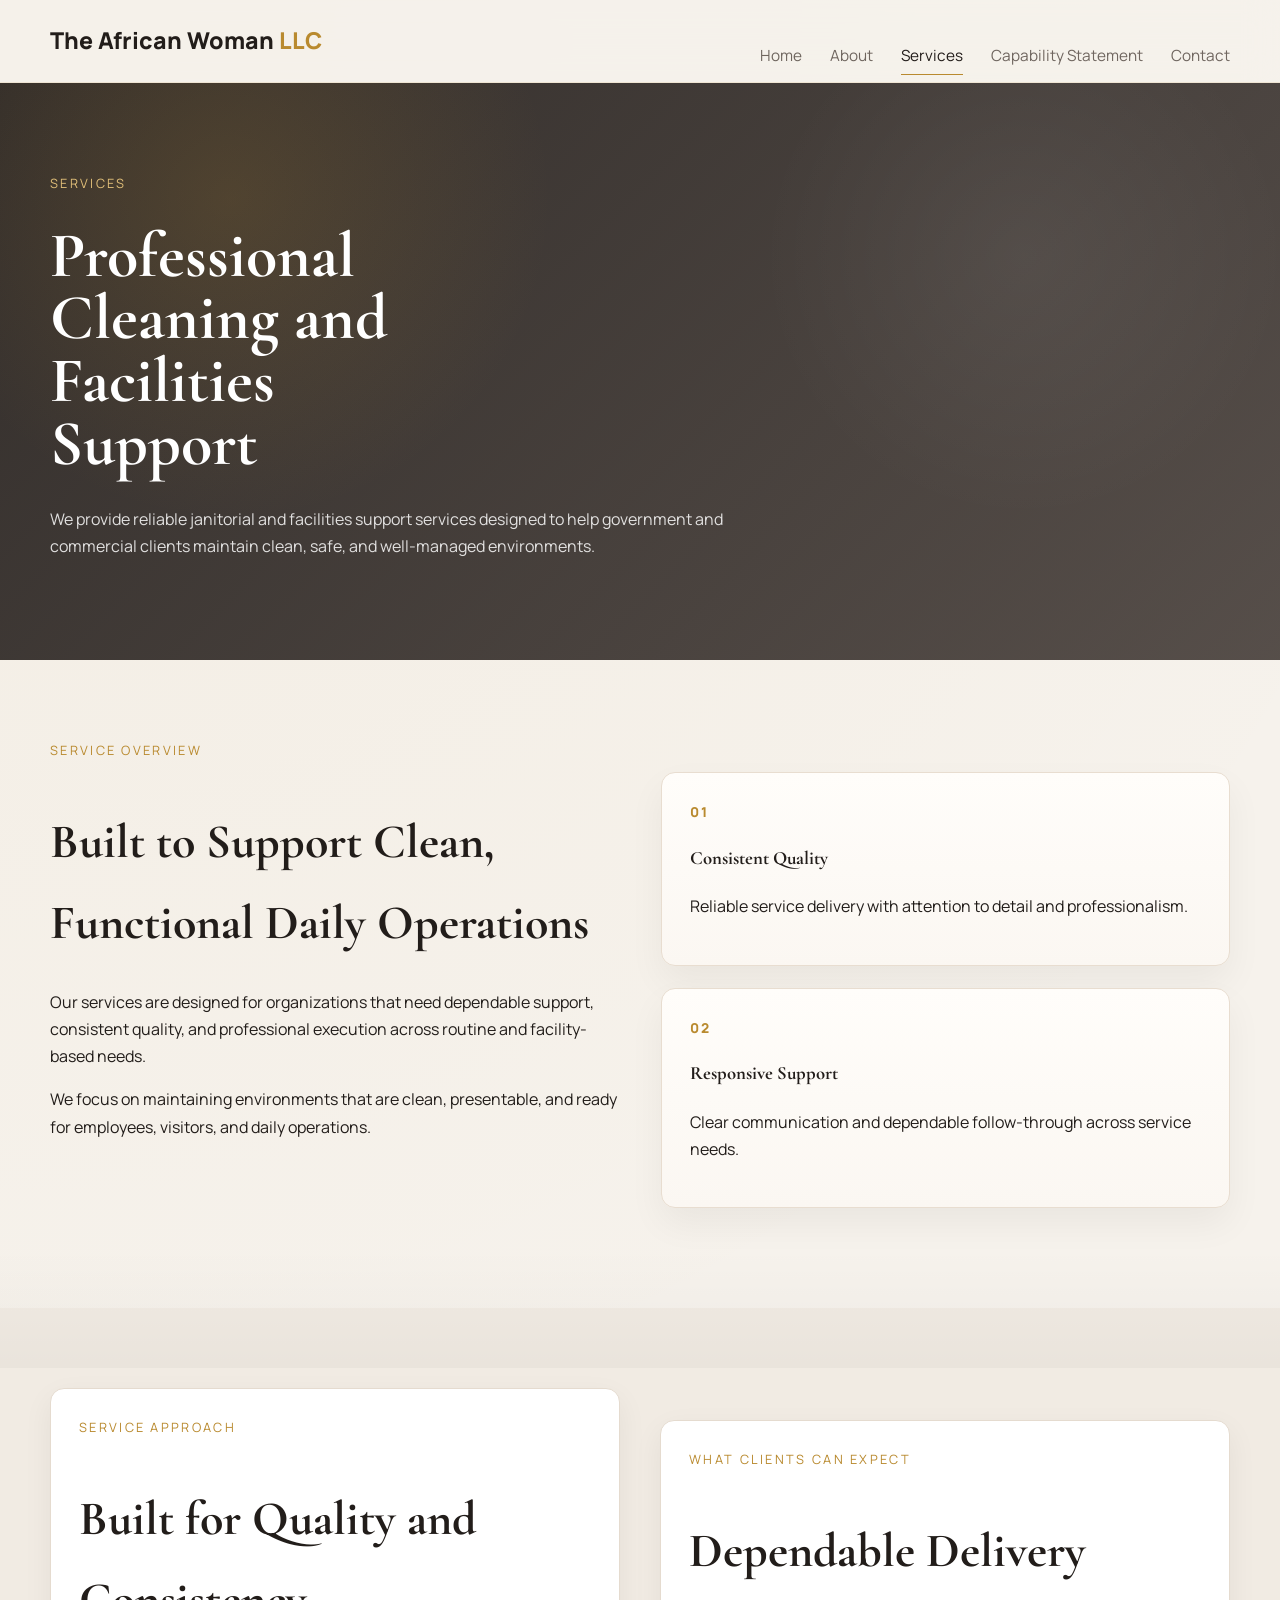
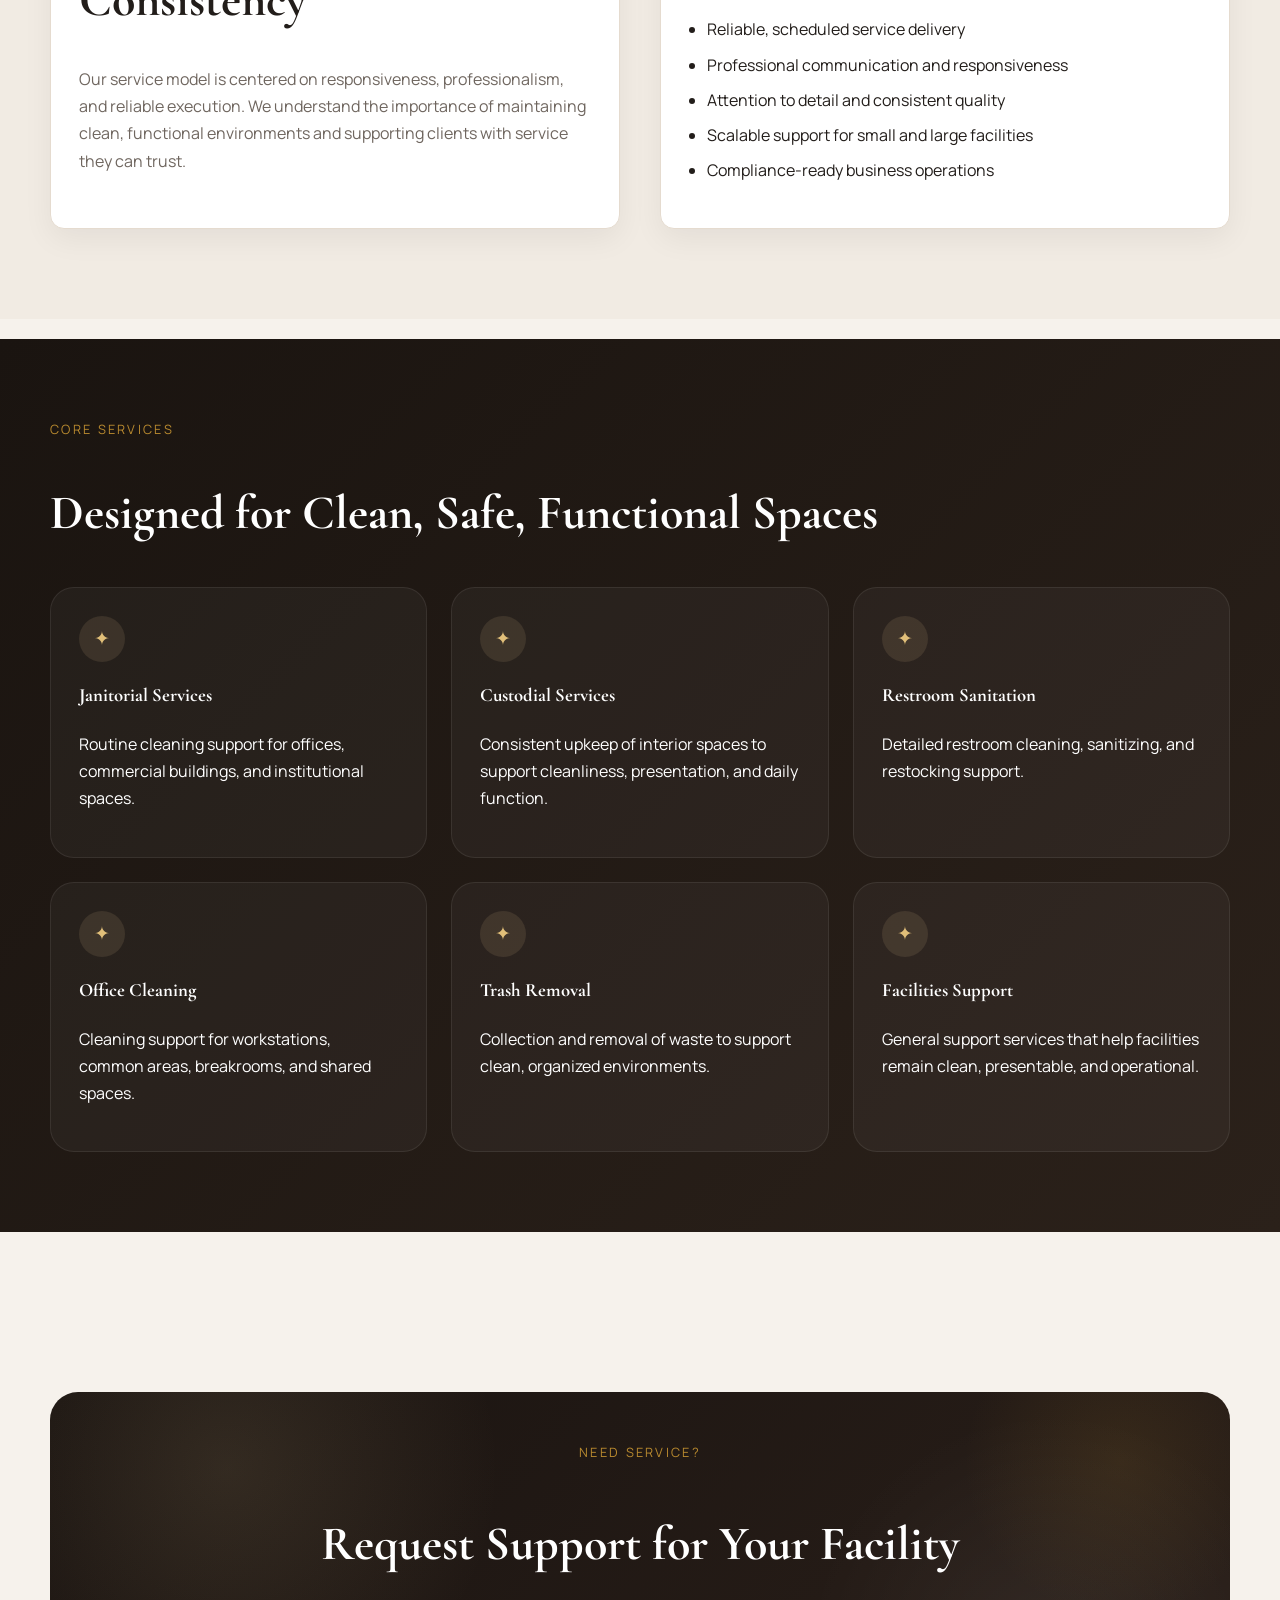
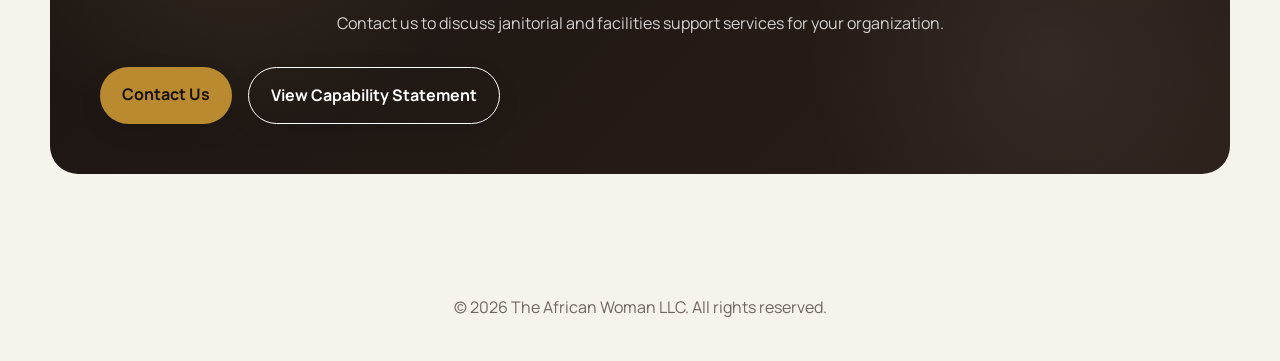
<file: services.html>
<!DOCTYPE html>
<html lang="en">
<head>
  <meta charset="UTF-8" />
  <meta name="viewport" content="width=device-width, initial-scale=1.0" />
  <title>Services | The African Woman LLC</title>
  <link rel="stylesheet" href="style.css" />
</head>
<body>

  <header class="site-header">
    <div class="container nav">
      <div class="brand">The African Woman <span>LLC</span></div>
      <nav class="nav-links">
        <a href="index.html">Home</a>
        <a href="about.html">About</a>
        <a href="services.html" class="active">Services</a>
        <a href="capability.html">Capability Statement</a>
        <a href="contact.html">Contact</a>
      </nav>
    </div>
  </header>

  <!-- HERO -->
  <section class="page-hero">
    <div class="container fade-up">
      <div class="eyebrow">Services</div>
      <h1>Professional Cleaning and Facilities Support</h1>
      <p class="lead">
        We provide reliable janitorial and facilities support services designed to help
        government and commercial clients maintain clean, safe, and well-managed environments.
      </p>
    </div>
  </section>

  <!-- SECTION 1: NORMAL -->
  <section class="section fade-up">
    <div class="container editorial-grid">
      <div class="editorial-copy">
        <div class="eyebrow">Service Overview</div>
        <h2>Built to Support Clean, Functional Daily Operations</h2>
        <p>
          Our services are designed for organizations that need dependable support,
          consistent quality, and professional execution across routine and facility-based needs.
        </p>
        <p>
          We focus on maintaining environments that are clean, presentable, and ready
          for employees, visitors, and daily operations.
        </p>
      </div>

      <div class="editorial-cards">
        <div class="feature-card fade-up">
          <div class="feature-number">01</div>
          <h3>Consistent Quality</h3>
          <p>Reliable service delivery with attention to detail and professionalism.</p>
        </div>

        <div class="feature-card fade-up">
          <div class="feature-number">02</div>
          <h3>Responsive Support</h3>
          <p>Clear communication and dependable follow-through across service needs.</p>
        </div>
      </div>
    </div>
  </section>

  <!-- SECTION 2: ALT -->
  <section class="section section-alt fade-up">
    <div class="container grid-2">
      <div class="card highlight-card fade-up">
        <div class="eyebrow">Service Approach</div>
        <h2>Built for Quality and Consistency</h2>
        <p>
          Our service model is centered on responsiveness, professionalism, and reliable execution.
          We understand the importance of maintaining clean, functional environments and
          supporting clients with service they can trust.
        </p>
      </div>

      <div class="card business-card fade-up">
        <div class="eyebrow">What Clients Can Expect</div>
        <h2>Dependable Delivery</h2>
        <ul class="list-clean">
          <li>Reliable, scheduled service delivery</li>
          <li>Professional communication and responsiveness</li>
          <li>Attention to detail and consistent quality</li>
          <li>Scalable support for small and large facilities</li>
          <li>Compliance-ready business operations</li>
        </ul>
      </div>
    </div>
  </section>

  <!-- SECTION 3: DARK -->
  <section class="section section-dark premium-services fade-up">
    <div class="container">
      <div class="eyebrow">Core Services</div>
      <h2>Designed for Clean, Safe, Functional Spaces</h2>

      <div class="service-grid-modern">
        <div class="service-tile fade-up">
          <div class="service-icon">✦</div>
          <h3>Janitorial Services</h3>
          <p>Routine cleaning support for offices, commercial buildings, and institutional spaces.</p>
        </div>

        <div class="service-tile fade-up">
          <div class="service-icon">✦</div>
          <h3>Custodial Services</h3>
          <p>Consistent upkeep of interior spaces to support cleanliness, presentation, and daily function.</p>
        </div>

        <div class="service-tile fade-up">
          <div class="service-icon">✦</div>
          <h3>Restroom Sanitation</h3>
          <p>Detailed restroom cleaning, sanitizing, and restocking support.</p>
        </div>

        <div class="service-tile fade-up">
          <div class="service-icon">✦</div>
          <h3>Office Cleaning</h3>
          <p>Cleaning support for workstations, common areas, breakrooms, and shared spaces.</p>
        </div>

        <div class="service-tile fade-up">
          <div class="service-icon">✦</div>
          <h3>Trash Removal</h3>
          <p>Collection and removal of waste to support clean, organized environments.</p>
        </div>

        <div class="service-tile fade-up">
          <div class="service-icon">✦</div>
          <h3>Facilities Support</h3>
          <p>General support services that help facilities remain clean, presentable, and operational.</p>
        </div>
      </div>
    </div>
  </section>

  <!-- SECTION 4: NORMAL -->
  <section class="section fade-up">
    <div class="container">
      <div class="cta-band dramatic-cta">
        <div class="eyebrow">Need Service?</div>
        <h2>Request Support for Your Facility</h2>
        <p>
          Contact us to discuss janitorial and facilities support services for your organization.
        </p>
        <div class="button-row">
          <a href="contact.html" class="btn btn-primary">Contact Us</a>
          <a href="capability.html" class="btn btn-secondary">View Capability Statement</a>
        </div>
      </div>
    </div>
  </section>

  <footer class="site-footer">
    <div class="container">
      © 2026 The African Woman LLC. All rights reserved.
    </div>
  </footer>

  <script>
    const observer = new IntersectionObserver((entries) => {
      entries.forEach((entry) => {
        if (entry.isIntersecting) {
          entry.target.classList.add('show');
        }
      });
    }, { threshold: 0.12 });

    document.querySelectorAll('.fade-up').forEach((el) => {
      observer.observe(el);
    });
  </script>

</body>
</html>
</file>
<file: style.css>
@import url('https://fonts.googleapis.com/css2?family=Manrope:wght@400;500;600;700;800&family=Cormorant+Garamond:wght@500;600;700&display=swap');

:root {
  --bg: #f6f2ec;
  --surface: #fffdf9;
  --text: #221d1a;
  --muted: #6f665f;
  --dark: #181311;
  --dark-2: #241b17;
  --gold: #b98a2f;
  --gold-soft: #d9bf8b;
  --line: #e8ddd0;
  --shadow: 0 10px 30px rgba(0, 0, 0, 0.06);
  --radius: 16px;
  --max: 1180px;
}

* {
  box-sizing: border-box;
}

html {
  scroll-behavior: smooth;
}

body {
  margin: 0;
  font-family: 'Manrope', sans-serif;
  background: var(--bg);
  color: var(--text);
  line-height: 1.7;
}

img {
  max-width: 100%;
  display: block;
}

a {
  color: inherit;
  text-decoration: none;
}

.container {
  width: min(100% - 40px, var(--max));
  margin: 0 auto;
}

/* HEADER */
.site-header {
  position: sticky;
  top: 0;
  z-index: 50;
  background: rgba(246, 242, 236, 0.82);
  backdrop-filter: blur(16px);
  border-bottom: 1px solid rgba(185, 138, 47, 0.12);
  transition: background 0.25s ease, box-shadow 0.25s ease;
}

.nav {
  display: flex;
  justify-content: space-between;
  align-items: center;
  min-height: 82px;
  gap: 20px;
}

.brand {
  font-size: 1.45rem;
  font-weight: 800;
}

.brand span {
  color: var(--gold);
}

.nav-links {
  display: flex;
  gap: 28px;
  flex-wrap: wrap;
  align-items: center;
}

.nav-links a {
  font-size: 0.96rem;
  color: var(--muted);
  position: relative;
  transition: 0.2s ease;
}

.nav-links a::after {
  content: "";
  position: absolute;
  left: 0;
  bottom: -6px;
  width: 0;
  height: 1.5px;
  background: var(--gold);
  transition: width 0.25s ease;
}

.nav-links a:hover::after,
.nav-links a.active::after {
  width: 100%;
}

.nav-links a:hover,
.nav-links a.active {
  color: var(--text);
}

/* HERO */
.hero {
  position: relative;
  overflow: hidden;
  background:
    linear-gradient(rgba(18,14,12,0.52), rgba(18,14,12,0.76)),
    url("https://images.unsplash.com/photo-1520607162513-77705c0f0d4a?auto=format&fit=crop&w=1800&q=80")
    center/cover no-repeat;
  color: white;
  padding: 140px 0 120px;
}

.hero::before {
  content: "";
  position: absolute;
  inset: 0;
  background:
    radial-gradient(circle at 20% 20%, rgba(217,191,139,0.16), transparent 30%),
    radial-gradient(circle at 80% 30%, rgba(255,255,255,0.08), transparent 25%);
  pointer-events: none;
}

.hero .container {
  position: relative;
  z-index: 2;
}

.hero h1 {
  font-size: clamp(3rem, 6vw, 5.4rem);
  line-height: 1;
  margin: 0 0 20px;
  animation: heroFloat 3.2s ease-in-out infinite alternate;
}

.hero p {
  max-width: 760px;
  color: rgba(255,255,255,0.9);
  margin-bottom: 20px;
}

.hero + .section {
  margin-top: 40px;
}

/* BADGES */
.badge-row {
  display: flex;
  flex-wrap: wrap;
  gap: 12px;
  margin: 28px 0;
}

.badge {
  padding: 10px 15px;
  border: 1px solid rgba(217,191,139,0.45);
  border-radius: 999px;
  font-size: 0.85rem;
  background: rgba(255,255,255,0.08);
  color: #f6e6c6;
  backdrop-filter: blur(8px);
  transition: transform 0.25s ease, background 0.25s ease;
}

.badge:hover {
  transform: translateY(-2px);
  background: rgba(255,255,255,0.14);
}

/* BUTTONS */
.button-row {
  display: flex;
  gap: 16px;
  margin-top: 30px;
  flex-wrap: wrap;
}

.btn {
  padding: 14px 22px;
  border-radius: 999px;
  font-weight: 700;
  transition: transform 0.22s ease, box-shadow 0.22s ease, opacity 0.22s ease;
  box-shadow: 0 8px 24px rgba(0,0,0,0.08);
}

.btn-primary {
  background: var(--gold);
  color: #16110e;
  position: relative;
  overflow: hidden;
}

.btn-primary::after {
  content: "";
  position: absolute;
  inset: -40%;
  background: radial-gradient(circle, rgba(255,255,255,0.22), transparent 45%);
  opacity: 0;
  transition: opacity 0.3s ease;
}

.btn-primary:hover::after {
  opacity: 1;
}

.btn-secondary {
  border: 1px solid white;
  color: white;
}

.btn:hover {
  transform: translateY(-2px);
  box-shadow: 0 14px 30px rgba(0,0,0,0.12);
}

/* SECTIONS */
.section {
  padding: 100px 0;
}

.section:first-of-type {
  padding-top: 120px;
}

.section > .container > * + * {
  margin-top: 32px;
}

.section-dark {
  background: var(--dark);
  color: white;
}

/* FIX INVISIBLE TEXT IN WHITE CARDS */
.section-dark .card {
  background: #ffffff;
  color: #221d1a;
}

.section-dark .card p,
.section-dark .card strong,
.section-dark .card li {
  color: #221d1a;
}

.section-dark .card .eyebrow {
  color: #c8a96a;
}

.card {
  padding: 28px;
  border-radius: 14px;
  box-shadow: 0 10px 25px rgba(0,0,0,0.05);
}

.section-dark p {
  color: rgba(255,255,255,0.8);
}

.eyebrow {
  text-transform: uppercase;
  letter-spacing: 0.18em;
  color: var(--gold);
  font-size: 0.8rem;
}

h1, h2, h3 {
  font-family: 'Cormorant Garamond', serif;
}

h2 {
  font-size: clamp(2rem, 4vw, 3rem);
  margin-bottom: 20px;
}

.lead {
  max-width: 760px;
  color: var(--muted);
  margin-bottom: 30px;
}

/* GRID */
.grid-2 {
  display: grid;
  grid-template-columns: 1fr 1fr;
  gap: 40px;
}

.grid-3 {
  display: grid;
  grid-template-columns: repeat(3, 1fr);
  gap: 30px;
}

/* CARDS */
.card {
  background: var(--surface);
  border: 1px solid var(--line);
  border-radius: 22px;
  padding: 30px;
  box-shadow: var(--shadow);
  margin-bottom: 20px;
  transition: transform 0.28s ease, box-shadow 0.28s ease, border-color 0.28s ease;
}

.card:hover {
  transform: translateY(-8px);
  box-shadow: 0 20px 50px rgba(0,0,0,0.12);
  border-color: rgba(185,138,47,0.22);
}

.card p {
  color: var(--muted);
}

/* STAT STRIP */
.stat-strip {
  background: #201814;
  color: white;
  padding: 30px 0;
  margin-bottom: 40px;
}

.stat-row {
  display: flex;
  justify-content: space-between;
  gap: 16px;
  flex-wrap: wrap;
}

.stat-row div {
  color: #ecd7af;
  font-weight: 700;
}

/* CTA */
.cta-band {
  background: linear-gradient(135deg, #1a1411, #2a1f19);
  color: white;
  border-radius: 28px;
  padding: 50px;
  text-align: center;
  position: relative;
  overflow: hidden;
}

.cta-band::before {
  content: "";
  position: absolute;
  inset: 0;
  background:
    radial-gradient(circle at 15% 20%, rgba(217,191,139,0.12), transparent 26%),
    radial-gradient(circle at 85% 70%, rgba(255,255,255,0.06), transparent 24%);
  pointer-events: none;
}

.cta-band > * {
  position: relative;
  z-index: 2;
}

.cta-band p {
  color: rgba(255,255,255,0.8);
}

/* FORMS */
input, textarea {
  width: 100%;
  padding: 15px;
  border: 1px solid var(--line);
  border-radius: 12px;
  background: white;
  font: inherit;
  transition: border-color 0.2s ease, box-shadow 0.2s ease;
}

input:focus, textarea:focus {
  outline: none;
  border-color: rgba(185,138,47,0.55);
  box-shadow: 0 0 0 4px rgba(185,138,47,0.08);
}

textarea {
  min-height: 140px;
}

/* FOOTER */
.site-footer {
  text-align: center;
  padding: 40px;
  color: var(--muted);
}

/* REVEAL ANIMATION */
.fade-up {
  opacity: 0;
  transform: translateY(34px);
  transition: opacity 0.75s ease, transform 0.75s ease;
}

.fade-up.show {
  opacity: 1;
  transform: translateY(0);
}

/* HERO FLOAT */
@keyframes heroFloat {
  from {
    transform: translateY(0);
  }
  to {
    transform: translateY(6px);
  }
}

/* MOBILE */
@media (max-width: 900px) {
  .grid-2,
  .grid-3 {
    grid-template-columns: 1fr;
  }

  .nav {
    flex-direction: column;
    align-items: flex-start;
  }

  .hero {
    padding: 100px 0;
  }
}

/* =========================
   GLOBAL SPACING FIX
========================= */

/* Add breathing room between sections */
.section {
  padding: 100px 0; /* increased from 72 */
}

/* Add space between stacked sections */
.section + .section {
  margin-top: 20px;
}

/* Fix space under hero */
.hero + .stat-strip {
  margin-top: -20px;
}

/* =========================
   GRID + CARD SPACING FIX
========================= */

.grid-2 {
  gap: 40px; /* was 28 */
}

.grid-3 {
  gap: 30px; /* was 22 */
}

/* Add space between rows of cards */
.card {
  margin-bottom: 10px;
}

/* Add space between sections inside container */
.container > * + * {
  margin-top: 30px;
}

/* =========================
   TEXT SPACING IMPROVEMENT
========================= */

h2 {
  margin-bottom: 24px; /* more breathing */
}

p {
  margin-bottom: 16px;
}

/* =========================
   CTA SECTION SPACING
========================= */

.cta-band {
  margin-top: 60px;
}

/* =========================
   ANIMATION (MODERN FEEL)
========================= */

.fade-up {
  opacity: 0;
  transform: translateY(40px);
  transition: all 0.7s ease;
}

.fade-up.show {
  opacity: 1;
  transform: translateY(0);
}

/* Slight stagger effect */
.fade-up:nth-child(2) { transition-delay: 0.1s; }
.fade-up:nth-child(3) { transition-delay: 0.2s; }
.fade-up:nth-child(4) { transition-delay: 0.3s; }

/* =========================
   HOVER POLISH (PREMIUM FEEL)
========================= */

.card {
  transition: all 0.3s ease;
}

.card:hover {
  transform: translateY(-6px);
  box-shadow: 0 18px 40px rgba(0,0,0,0.08);
}

/* =========================
   MOBILE FIXES
========================= */

@media (max-width: 900px) {
  .section {
    padding: 70px 0;
  }

  .grid-2,
  .grid-3 {
    gap: 24px;
  }
}

/* =========================
   HOMEPAGE REDESIGN
========================= */

.home-hero {
  position: relative;
  overflow: hidden;
  background:
    linear-gradient(135deg, rgba(18,14,12,0.9), rgba(33,24,20,0.78)),
    url("https://images.unsplash.com/photo-1497366754035-f200968a6e72?auto=format&fit=crop&w=1800&q=80")
    center/cover no-repeat;
  color: white;
  padding: 140px 0 110px;
  isolation: isolate;
}

.hero-grid {
  display: grid;
  grid-template-columns: 1.05fr 0.95fr;
  gap: 40px;
  align-items: center;
}

.hero-copy {
  position: relative;
  z-index: 2;
}

.hero-copy h1 {
  font-size: clamp(3.2rem, 6vw, 5.8rem);
  line-height: 0.95;
  margin-bottom: 20px;
  max-width: 10ch;
}

.hero-lead {
  max-width: 720px;
  color: rgba(255,255,255,0.86);
  font-size: 1.06rem;
}

.hero-meta {
  color: #eadfcf;
  margin-top: 12px;
}

.hero-outline {
  border-color: rgba(255,255,255,0.55);
}

.hero-visual {
  position: relative;
  min-height: 480px;
}

.hero-panel {
  position: absolute;
  right: 30px;
  top: 40px;
  width: min(100%, 420px);
  background: rgba(255,253,249,0.08);
  border: 1px solid rgba(255,255,255,0.12);
  backdrop-filter: blur(14px);
  border-radius: 28px;
  padding: 34px;
  box-shadow: 0 30px 80px rgba(0,0,0,0.18);
}

.panel-label {
  font-size: 0.82rem;
  text-transform: uppercase;
  letter-spacing: 0.18em;
  color: #e1bf79;
  margin-bottom: 14px;
}

.hero-panel h3 {
  font-size: 2rem;
  color: white;
  margin-bottom: 12px;
}

.hero-panel p {
  color: rgba(255,255,255,0.82);
}

.floating-card {
  position: absolute;
  background: rgba(255,253,249,0.94);
  color: var(--text);
  border-radius: 20px;
  padding: 18px 20px;
  box-shadow: 0 20px 50px rgba(0,0,0,0.12);
  min-width: 220px;
  animation: floatCard 4.8s ease-in-out infinite;
}

.floating-card span {
  display: block;
  font-size: 0.82rem;
  color: var(--muted);
  margin-bottom: 6px;
  text-transform: uppercase;
  letter-spacing: 0.1em;
}

.floating-card strong {
  font-size: 1.05rem;
}

.card-one {
  left: 10px;
  bottom: 110px;
  animation-delay: 0s;
}

.card-two {
  right: 10px;
  bottom: 10px;
  animation-delay: 1s;
}

.hero-orb {
  position: absolute;
  border-radius: 50%;
  filter: blur(12px);
  opacity: 0.45;
  z-index: 1;
  animation: drift 8s ease-in-out infinite alternate;
}

.orb-1 {
  width: 240px;
  height: 240px;
  background: radial-gradient(circle, rgba(185,138,47,0.35), transparent 65%);
  top: 40px;
  right: 8%;
}

.orb-2 {
  width: 180px;
  height: 180px;
  background: radial-gradient(circle, rgba(255,255,255,0.18), transparent 65%);
  bottom: 40px;
  left: 8%;
}

.home-strip {
  background: linear-gradient(90deg, #1a1411, #2a1e18);
  color: #ead3a5;
  padding: 20px 0;
}

.strip-grid {
  display: flex;
  justify-content: space-between;
  gap: 18px;
  flex-wrap: wrap;
  font-weight: 700;
}

.editorial-section {
  position: relative;
}

.editorial-grid {
  display: grid;
  grid-template-columns: 1fr 1fr;
  gap: 42px;
  align-items: start;
}

.editorial-copy p {
  max-width: 620px;
}

.editorial-cards {
  display: grid;
  gap: 22px;
}

.feature-card {
  background: linear-gradient(180deg, #fffdfa, #fbf7f2);
  border: 1px solid var(--line);
  border-radius: 24px;
  padding: 28px;
  box-shadow: 0 16px 36px rgba(0,0,0,0.05);
}

.feature-number {
  font-size: 0.85rem;
  color: var(--gold);
  letter-spacing: 0.16em;
  margin-bottom: 14px;
  font-weight: 800;
}

.premium-services {
  position: relative;
  overflow: hidden;
}

.service-grid-modern {
  display: grid;
  grid-template-columns: repeat(3, 1fr);
  gap: 24px;
  margin-top: 28px;
}

.service-tile {
  background: rgba(255,255,255,0.04);
  border: 1px solid rgba(255,255,255,0.08);
  border-radius: 24px;
  padding: 28px;
  transition: transform 0.28s ease, border-color 0.28s ease, background 0.28s ease;
}

.service-tile:hover {
  transform: translateY(-8px);
  border-color: rgba(217,191,139,0.28);
  background: rgba(255,255,255,0.06);
}

.service-icon {
  width: 46px;
  height: 46px;
  border-radius: 50%;
  display: grid;
  place-items: center;
  background: rgba(217,191,139,0.12);
  color: #e1bf79;
  font-size: 1.2rem;
  margin-bottom: 18px;
}

.service-tile h3 {
  color: white;
}

.service-tile p {
  color: rgba(255,255,255,0.8);
}

.highlight-card {
  background: linear-gradient(180deg, #fffdfa, #f9f3eb);
}

.business-card {
  background: linear-gradient(180deg, #fffdfa, #fcf8f2);
}

.dramatic-cta {
  position: relative;
  overflow: hidden;
}

.dramatic-cta::after {
  content: "";
  position: absolute;
  width: 340px;
  height: 340px;
  border-radius: 50%;
  background: radial-gradient(circle, rgba(185,138,47,0.12), transparent 65%);
  right: -60px;
  top: -100px;
  pointer-events: none;
}

@keyframes floatCard {
  0% { transform: translateY(0px); }
  50% { transform: translateY(-8px); }
  100% { transform: translateY(0px); }
}

@keyframes drift {
  0% { transform: translateY(0px) translateX(0px); }
  100% { transform: translateY(16px) translateX(10px); }
}

@media (max-width: 980px) {
  .hero-grid,
  .editorial-grid,
  .service-grid-modern {
    grid-template-columns: 1fr;
  }

  .hero-visual {
    min-height: 360px;
  }

  .hero-panel {
    position: relative;
    right: auto;
    top: auto;
    width: 100%;
  }

  .card-one,
  .card-two {
    position: relative;
    left: auto;
    right: auto;
    bottom: auto;
    margin-top: 18px;
  }
}

/* === BACKGROUND VARIATIONS === */

.section-alt {
  background: #f1ebe3;
}

.section-dark {
  background: #1a1411;
  color: white;
}

.section-dark h2,
.section-dark h3,
.section-dark p {
  color: white;
}

.section-gradient {
  background: linear-gradient(135deg, #f6f2ec, #efe6da);
}

/* subtle luxury glow */
body {
  background: 
    radial-gradient(circle at top left, rgba(185,138,47,0.05), transparent 40%),
    var(--bg);
}

/* stronger card contrast */
.card {
  background: #ffffff;
  border: 1px solid #e5dbcf;
}

/* INSIDE PAGE HERO UPGRADE */
.page-hero {
  position: relative;
  overflow: hidden;
  background:
    linear-gradient(135deg, rgba(24,19,17,0.88), rgba(36,27,23,0.76)),
    url("https://images.unsplash.com/photo-1497366412874-3415097a27e7?auto=format&fit=crop&w=1800&q=80")
    center/cover no-repeat;
  color: white;
  padding: 90px 0 70px;
}

.page-hero::before {
  content: "";
  position: absolute;
  inset: 0;
  background:
    radial-gradient(circle at 18% 20%, rgba(185,138,47,0.18), transparent 28%),
    radial-gradient(circle at 80% 30%, rgba(255,255,255,0.06), transparent 24%);
  pointer-events: none;
}

.page-hero .container {
  position: relative;
  z-index: 2;
}

.page-hero .eyebrow {
  color: #e1bf79;
}

.page-hero h1 {
  color: white;
  font-size: clamp(2.6rem, 5vw, 4.4rem);
  line-height: 0.98;
  margin-bottom: 16px;
  max-width: 12ch;
}

.page-hero .lead,
.page-hero p {
  color: rgba(255,255,255,0.84);
  max-width: 760px;
}

.page-hero + .section {
  margin-top: 0;
}

/* === FINAL DEPTH + MOVEMENT UPGRADE === */

.card,
.feature-card,
.highlight-card,
.business-card {
  transition: transform 0.35s ease, box-shadow 0.35s ease;
}

.card:hover,
.feature-card:hover,
.highlight-card:hover,
.business-card:hover {
  transform: translateY(-8px);
  box-shadow: 0 18px 40px rgba(0, 0, 0, 0.12);
}

.section {
  padding: 90px 0;
}

.section-alt {
  padding: 100px 0;
  position: relative;
}

.section-dark {
  padding: 110px 0;
}

.section-alt::before {
  content: "";
  position: absolute;
  top: -60px;
  left: 0;
  width: 100%;
  height: 120px;
  background: linear-gradient(to bottom, transparent, rgba(0, 0, 0, 0.03));
  pointer-events: none;
}

.btn {
  position: relative;
  overflow: hidden;
}

.btn::after {
  content: "";
  position: absolute;
  top: 0;
  left: -100%;
  width: 100%;
  height: 100%;
  background: linear-gradient(
    120deg,
    transparent,
    rgba(255, 255, 255, 0.35),
    transparent
  );
  transition: left 0.6s ease;
}

.btn:hover::after {
  left: 100%;
}

.section-dark .business-card,
.section-dark .business-card h2,
.section-dark .business-card h3,
.section-dark .business-card p,
.section-dark .business-card li,
.section-dark .business-card .eyebrow,
.section-dark .business-card strong {
  color: #221d1a;
}

.section-dark .business-card {
  background: #ffffff;
}

.section-dark .business-card,
.section-dark .business-card p,
.section-dark .business-card strong,
.section-dark .business-card .eyebrow {
  color: #221d1a;
}

.section-dark .business-card {
  background: #ffffff;
}

/* =========================
   ANIMATION (FADE-UP)
========================= */
.fade-up {
  opacity: 0;
  transform: translateY(30px);
  transition: all 0.8s ease;
}

.fade-up.show {
  opacity: 1;
  transform: translateY(0);
}

/* Staggered animation (premium feel) */
.fade-up:nth-child(1) { transition-delay: 0.1s; }
.fade-up:nth-child(2) { transition-delay: 0.2s; }
.fade-up:nth-child(3) { transition-delay: 0.3s; }


/* =========================
   CARD HOVER EFFECTS
========================= */
.card,
.feature-card {
  transition: all 0.3s ease;
}

.card:hover,
.feature-card:hover {
  transform: translateY(-6px);
  box-shadow: 0 20px 40px rgba(0, 0, 0, 0.08);
}


/* =========================
   BUTTON HOVER EFFECTS
========================= */
.btn {
  transition: all 0.25s ease;
}

.btn:hover {
  transform: translateY(-2px);
  opacity: 0.95;
}


/* =========================
   DARK SECTION UPGRADE
========================= */
.section-dark {
  background: linear-gradient(135deg, #1a1410, #2b211a);
}


/* =========================
   FIX WHITE CARD TEXT ON DARK
========================= */
.section-dark .card,
.section-dark .business-card {
  background: #ffffff;
  color: #221d1a;
}

.section-dark .card p,
.section-dark .card li,
.section-dark .card strong {
  color: #221d1a;
}

.section-dark .card .eyebrow {
  color: #c8a96a;
}


/* =========================
   GENERAL CARD POLISH
========================= */
.card,
.feature-card {
  padding: 28px;
  border-radius: 14px;
}


/* =========================
   SECTION SPACING
========================= */
.section {
  padding: 80px 0;
}


/* =========================
   CLEAN LIST STYLE
========================= */
.list-clean {
  padding-left: 18px;
}

.list-clean li {
  margin-bottom: 8px;
}
</file>
